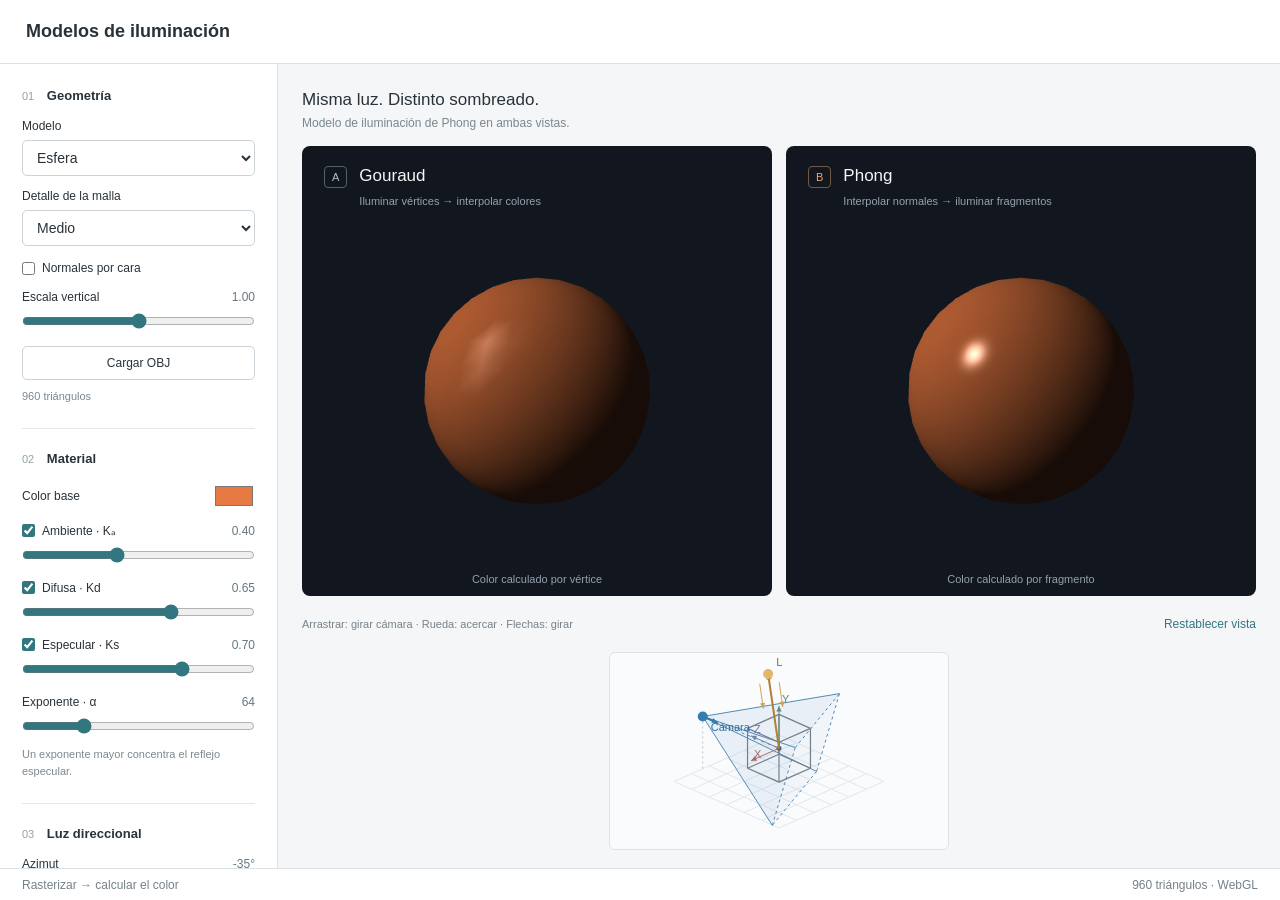
<file: tp10/index.html>
<!doctype html>
<html lang="es">
<head>
    <meta charset="utf-8">
    <meta name="viewport" content="width=device-width, initial-scale=1">
    <title>Modelos de iluminación</title>
    <link rel="icon" href="data:,">
    <link rel="stylesheet" href="style.css">
    <script defer src="algebra.js"></script>
    <script defer src="modelos.js"></script>
    <script defer src="ejercicio.js"></script>
    <script defer src="shaders.js"></script>
    <script defer src="visor.js"></script>
    <script defer src="minimapa.js"></script>
    <script defer src="app.js"></script>
</head>
<body>
    <header><h1>Modelos de iluminación</h1></header>
    <main>
        <aside aria-label="Controles de iluminación">
            <fieldset>
                <legend><span>01</span> Geometría</legend>
                <label for="modelo">Modelo</label>
                <select id="modelo"><option value="esfera">Esfera</option><option value="toro">Toro</option><option value="cubo">Cubo</option><option value="obj" hidden>OBJ cargado</option></select>
                <label for="detalle">Detalle de la malla</label>
                <select id="detalle"><option value="8">Bajo</option><option value="16" selected>Medio</option><option value="32">Alto</option></select>
                <label class="check"><input id="caras" type="checkbox"> Normales por cara</label>
                <label for="escalaY">Escala vertical <output for="escalaY" id="escalaY-valor"></output></label>
                <input id="escalaY" type="range" min="0.5" max="1.5" step="0.05" value="1">
                <label class="file-button" for="archivo">Cargar OBJ<input id="archivo" type="file" accept=".obj"></label>
                <p class="hint" id="modelo-info">Preparando la geometría…</p>
            </fieldset>
            <fieldset>
                <legend><span>02</span> Material</legend>
                <div class="color-row"><label for="color">Color base</label><input id="color" type="color" value="#e77942"></div>
                <label for="ka"><span><input id="usar-ambiente" type="checkbox" checked aria-label="Activar componente ambiente"> Ambiente · Kₐ</span><output id="ka-valor" for="ka"></output></label>
                <input id="ka" type="range" min="0" max="1" step="0.05" value="0.4">
                <label for="kd"><span><input id="usar-difusa" type="checkbox" checked aria-label="Activar componente difusa"> Difusa · Kd</span><output id="kd-valor" for="kd"></output></label>
                <input id="kd" type="range" min="0" max="1" step="0.05" value="0.65">
                <label for="ks"><span><input id="usar-especular" type="checkbox" checked aria-label="Activar componente especular"> Especular · Ks</span><output id="ks-valor" for="ks"></output></label>
                <input id="ks" type="range" min="0" max="1" step="0.05" value="0.7">
                <label for="brillo">Exponente · α <output id="brillo-valor" for="brillo"></output></label>
                <input id="brillo" type="range" min="1" max="256" step="1" value="64">
                <p class="hint">Un exponente mayor concentra el reflejo especular.</p>
            </fieldset>
            <fieldset>
                <legend><span>03</span> Luz direccional</legend>
                <label for="luzAzimut">Azimut <output id="luzAzimut-valor" for="luzAzimut"></output></label>
                <input id="luzAzimut" type="range" min="-180" max="180" value="-35">
                <label for="luzElevacion">Elevación <output id="luzElevacion-valor" for="luzElevacion"></output></label>
                <input id="luzElevacion" type="range" min="-85" max="85" value="40">
                <label for="intensidad">Intensidad · I <output id="intensidad-valor" for="intensidad"></output></label>
                <input id="intensidad" type="range" min="0" max="2" step="0.05" value="1">
                <label for="ambiente">Luz ambiente · Iₐ <output id="ambiente-valor" for="ambiente"></output></label>
                <input id="ambiente" type="range" min="0" max="1" step="0.05" value="0.25">
                <p class="hint">La luz permanece fija en el mundo al girar la cámara.</p>
            </fieldset>
            <button id="restablecer" type="button">Restablecer escena</button>
            <a class="docs" href="README.md">Consigna</a>
        </aside>
        <section class="laboratorio" aria-label="Comparación de sombreado">
            <div class="lab-heading"><div><h2>Misma luz. Distinto sombreado.</h2><p>Modelo de iluminación de Phong en ambas vistas.</p></div></div>
            <div class="vistas">
                <figure><figcaption><span class="view-index">A</span><div><h3>Gouraud</h3><p>Iluminar vértices → interpolar colores</p></div></figcaption><canvas id="gouraud" tabindex="0" aria-label="Sombreado de Gouraud. Arrastrar o usar las flechas para girar; rueda o signos más y menos para acercar."></canvas><span class="view-foot">Color calculado por vértice</span></figure>
                <figure><figcaption><span class="view-index accent">B</span><div><h3>Phong</h3><p>Interpolar normales → iluminar fragmentos</p></div></figcaption><canvas id="phong" tabindex="0" aria-label="Sombreado de Phong. Cámara sincronizada con Gouraud."></canvas><span class="view-foot">Color calculado por fragmento</span></figure>
            </div>
            <div class="help"><span>Arrastrar: girar cámara · Rueda: acercar · Flechas: girar</span><button type="button" id="vista-inicial">Restablecer vista</button></div>
            <section class="referencia" aria-label="Referencia de cámara y luz en el mundo">
                <canvas id="minimapa" role="img" aria-label="Vista del mundo: caja del objeto, cámara, frustum abreviado y dirección hacia la luz L."></canvas>
            </section>
            <p id="error" role="alert" hidden></p>
            <noscript>Activá JavaScript para usar el visor.</noscript>
        </section>
    </main>
    <footer><span>Rasterizar → calcular el color</span><span id="estado" role="status" aria-live="polite">Iniciando WebGL…</span></footer>
</body>
</html>
</file>
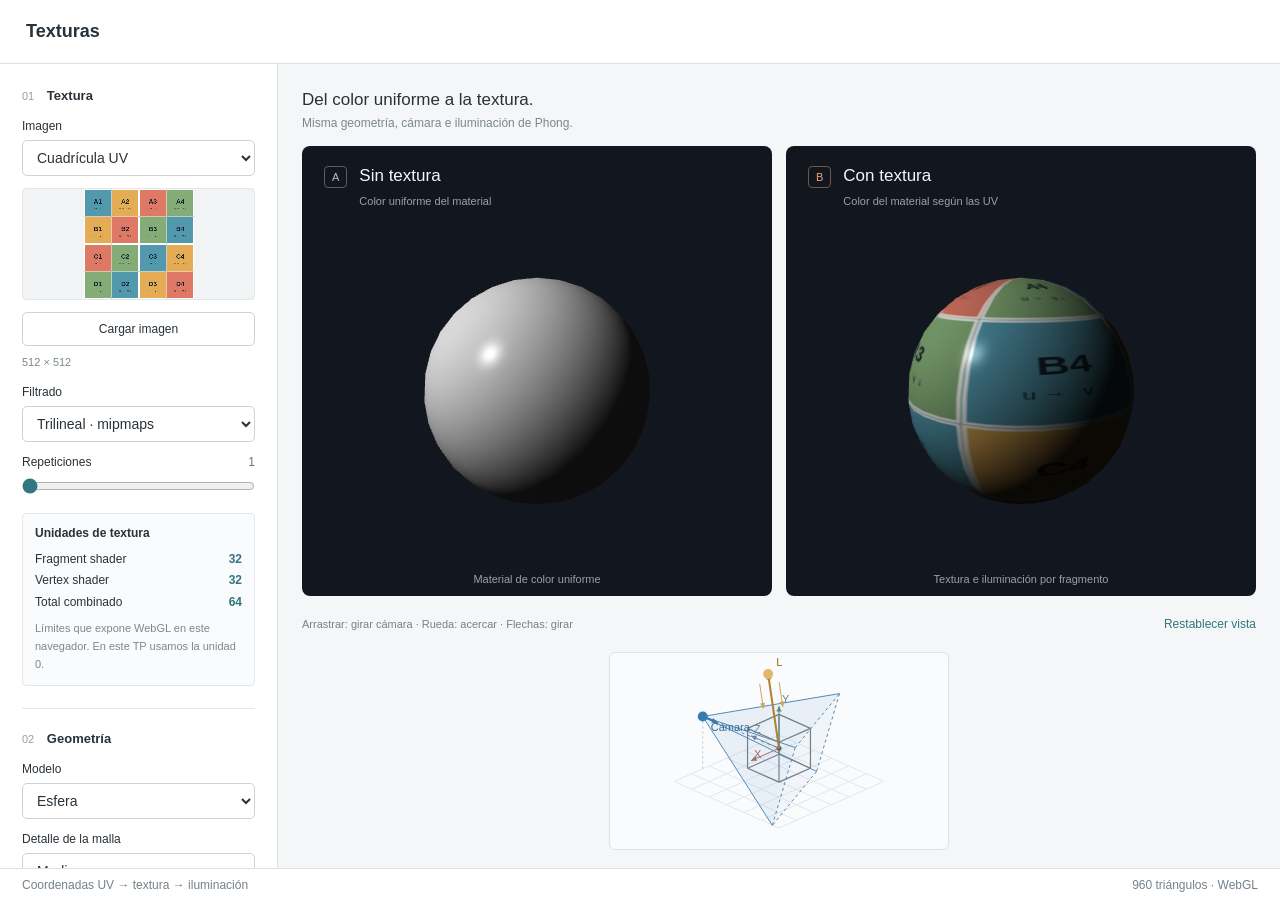
<file: tp11/index.html>
<!doctype html>
<html lang="es">
<head>
    <meta charset="utf-8">
    <meta name="viewport" content="width=device-width, initial-scale=1">
    <title>Texturas</title>
    <link rel="icon" href="data:,">
    <link rel="stylesheet" href="style.css">
    <script defer src="algebra.js"></script>
    <script defer src="modelos.js"></script>
    <script defer src="texturas.js"></script>
    <script defer src="ejercicio.js"></script>
    <script defer src="shaders.js"></script>
    <script defer src="visor.js"></script>
    <script defer src="minimapa.js"></script>
    <script defer src="app.js"></script>
</head>
<body>
    <header><h1>Texturas</h1></header>
    <main>
        <aside aria-label="Controles de texturas e iluminación">
            <fieldset>
                <legend><span>01</span> Textura</legend>
                <label for="textura">Imagen</label>
                <select id="textura"><option value="uv">Cuadrícula UV</option><option value="damero">Damero</option><option value="ladrillos">Ladrillos</option><option value="imagen" hidden>Imagen cargada</option></select>
                <canvas id="imagen-textura" width="512" height="512" role="img" aria-label="Vista previa de la imagen de textura"></canvas>
                <label class="file-button" for="archivo-textura">Cargar imagen<input id="archivo-textura" type="file" accept="image/png,image/jpeg,image/webp"></label>
                <p class="hint" id="textura-info">Preparando la textura…</p>
                <label for="filtro">Filtrado</label>
                <select id="filtro"><option value="nearest">Vecino más cercano</option><option value="lineal">Bilineal</option><option value="mipmap" selected>Trilineal · mipmaps</option></select>
                <label for="repeticiones">Repeticiones <output id="repeticiones-valor" for="repeticiones"></output></label>
                <input id="repeticiones" type="range" min="1" max="16" step="1" value="1">
                <div id="textura-unidades" class="texture-units" hidden>
                    <p>Unidades de textura</p>
                    <dl>
                        <div><dt>Fragment shader</dt><dd id="unidades-fragment"></dd></div>
                        <div><dt>Vertex shader</dt><dd id="unidades-vertex"></dd></div>
                        <div><dt>Total combinado</dt><dd id="unidades-combinadas"></dd></div>
                    </dl>
                    <p class="hint">Límites que expone WebGL en este navegador. En este TP usamos la unidad 0.</p>
                </div>
            </fieldset>
            <fieldset>
                <legend><span>02</span> Geometría</legend>
                <label for="modelo">Modelo</label>
                <select id="modelo"><option value="esfera">Esfera</option><option value="toro">Toro</option><option value="cubo">Cubo</option><option value="plano">Plano</option><option value="obj" hidden>OBJ cargado</option></select>
                <label for="detalle">Detalle de la malla</label>
                <select id="detalle"><option value="8">Bajo</option><option value="16" selected>Medio</option><option value="32">Alto</option></select>
                <label class="check"><input id="caras" type="checkbox"> Normales por cara</label>
                <label for="escalaY">Escala vertical <output for="escalaY" id="escalaY-valor"></output></label>
                <input id="escalaY" type="range" min="0.5" max="1.5" step="0.05" value="1">
                <label class="file-button" for="archivo">Cargar OBJ<input id="archivo" type="file" accept=".obj"></label>
                <p class="hint" id="modelo-info">Preparando la geometría…</p>
            </fieldset>
            <fieldset>
                <legend><span>03</span> Material</legend>
                <label for="ka"><span><input id="usar-ambiente" type="checkbox" checked aria-label="Activar componente ambiente"> Ambiente · Kₐ</span><output id="ka-valor" for="ka"></output></label>
                <input id="ka" type="range" min="0" max="1" step="0.05" value="0.2">
                <label for="kd"><span><input id="usar-difusa" type="checkbox" checked aria-label="Activar componente difusa"> Difusa · Kd</span><output id="kd-valor" for="kd"></output></label>
                <input id="kd" type="range" min="0" max="1" step="0.05" value="0.8">
                <label for="ks"><span><input id="usar-especular" type="checkbox" checked aria-label="Activar componente especular"> Especular · Ks</span><output id="ks-valor" for="ks"></output></label>
                <input id="ks" type="range" min="0" max="1" step="0.05" value="0.3">
                <label for="brillo">Exponente · α <output id="brillo-valor" for="brillo"></output></label>
                <input id="brillo" type="range" min="1" max="256" step="1" value="64">
                <p class="hint">Un exponente mayor concentra el reflejo especular.</p>
            </fieldset>
            <fieldset>
                <legend><span>04</span> Luz direccional</legend>
                <label for="luzAzimut">Azimut <output id="luzAzimut-valor" for="luzAzimut"></output></label>
                <input id="luzAzimut" type="range" min="-180" max="180" value="-35">
                <label for="luzElevacion">Elevación <output id="luzElevacion-valor" for="luzElevacion"></output></label>
                <input id="luzElevacion" type="range" min="-85" max="85" value="40">
                <label for="intensidad">Intensidad · I <output id="intensidad-valor" for="intensidad"></output></label>
                <input id="intensidad" type="range" min="0" max="2" step="0.05" value="1">
                <label for="ambiente">Luz ambiente · Iₐ <output id="ambiente-valor" for="ambiente"></output></label>
                <input id="ambiente" type="range" min="0" max="1" step="0.05" value="0.25">
                <p class="hint">La luz permanece fija en el mundo al girar la cámara.</p>
            </fieldset>
            <button id="restablecer" type="button">Restablecer escena</button>
            <a class="docs" href="README.md">Consigna</a>
        </aside>
        <section class="laboratorio" aria-label="Comparación con y sin textura">
            <div class="lab-heading"><div><h2>Del color uniforme a la textura.</h2><p>Misma geometría, cámara e iluminación de Phong.</p></div></div>
            <div class="vistas">
                <figure><figcaption><span class="view-index">A</span><div><h3>Sin textura</h3><p>Color uniforme del material</p></div></figcaption><canvas id="sin-textura" tabindex="0" aria-label="Objeto iluminado sin textura. Arrastrar o usar las flechas para girar; rueda o signos más y menos para acercar."></canvas><span class="view-foot">Material de color uniforme</span></figure>
                <figure><figcaption><span class="view-index accent">B</span><div><h3>Con textura</h3><p>Color del material según las UV</p></div></figcaption><canvas id="con-textura" tabindex="0" aria-label="Objeto iluminado con textura. Cámara sincronizada con la vista sin textura."></canvas><span class="view-foot">Textura e iluminación por fragmento</span></figure>
            </div>
            <div class="help"><span>Arrastrar: girar cámara · Rueda: acercar · Flechas: girar</span><button type="button" id="vista-inicial">Restablecer vista</button></div>
            <section class="referencia" aria-label="Referencia de cámara y luz en el mundo">
                <canvas id="minimapa" role="img" aria-label="Vista del mundo: caja del objeto, cámara, frustum abreviado y dirección hacia la luz L."></canvas>
            </section>
            <p id="error" role="alert" hidden></p>
            <noscript>Activá JavaScript para usar el visor.</noscript>
        </section>
    </main>
    <footer><span>Coordenadas UV → textura → iluminación</span><span id="estado" role="status" aria-live="polite">Iniciando WebGL…</span></footer>
</body>
</html>
</file>
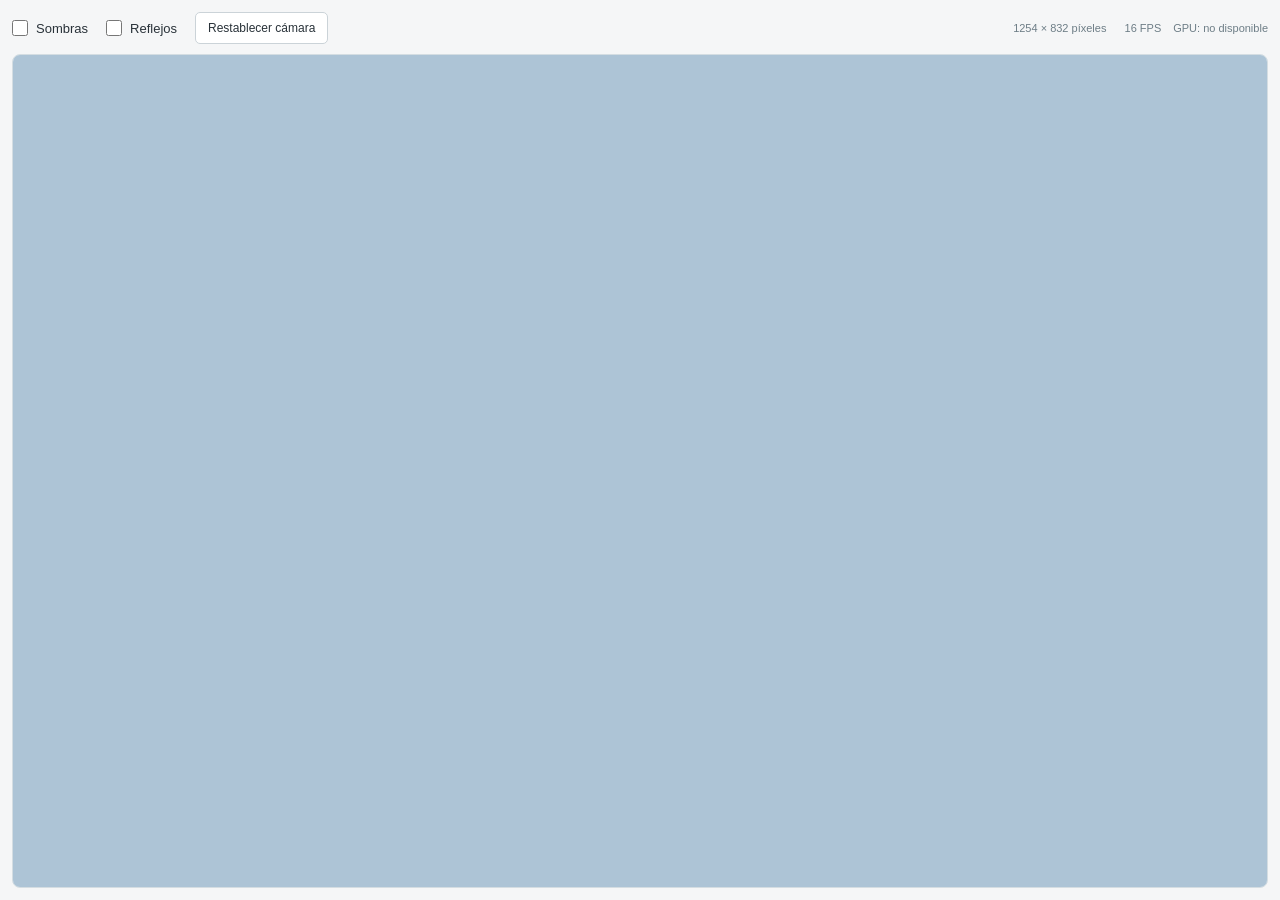
<file: tp12/index.html>
<!doctype html>
<html lang="es">
<head>
    <meta charset="utf-8">
    <meta name="viewport" content="width=device-width, initial-scale=1">
    <title>Ray tracing</title>
    <link rel="icon" href="data:,">
    <link rel="stylesheet" href="style.css">
    <script defer src="escena.js"></script>
    <script defer src="ejercicio.js"></script>
    <script defer src="visor.js"></script>
    <script defer src="app.js"></script>
</head>
<body>
    <main>
        <div class="controles" role="group" aria-label="Opciones y cámara">
            <label><input id="sombras" type="checkbox"> Sombras</label>
            <label><input id="reflejos" type="checkbox"> Reflejos</label>
            <button id="restablecer" type="button">Restablecer cámara</button>
            <span class="metricas">
                <span id="resolucion"></span>
                <span id="fps" title="Fotogramas por segundo; puede estar limitado por el refresco de pantalla.">— FPS</span>
                <span id="tiempo-gpu" title="Tiempo medio de GPU para dibujar la escena, en milisegundos por fotograma. Menos es mejor.">GPU — ms</span>
            </span>
        </div>
        <div class="visor">
            <canvas id="vista" tabindex="0" aria-label="Escena trazada por rayos: dos esferas y dos cubos sobre un plano damero. Arrastrar para girar la cámara; rueda para acercar."></canvas>
        </div>
        <p id="error" role="alert" hidden></p>
        <noscript>Activá JavaScript para usar el visor.</noscript>
    </main>
</body>
</html>
</file>
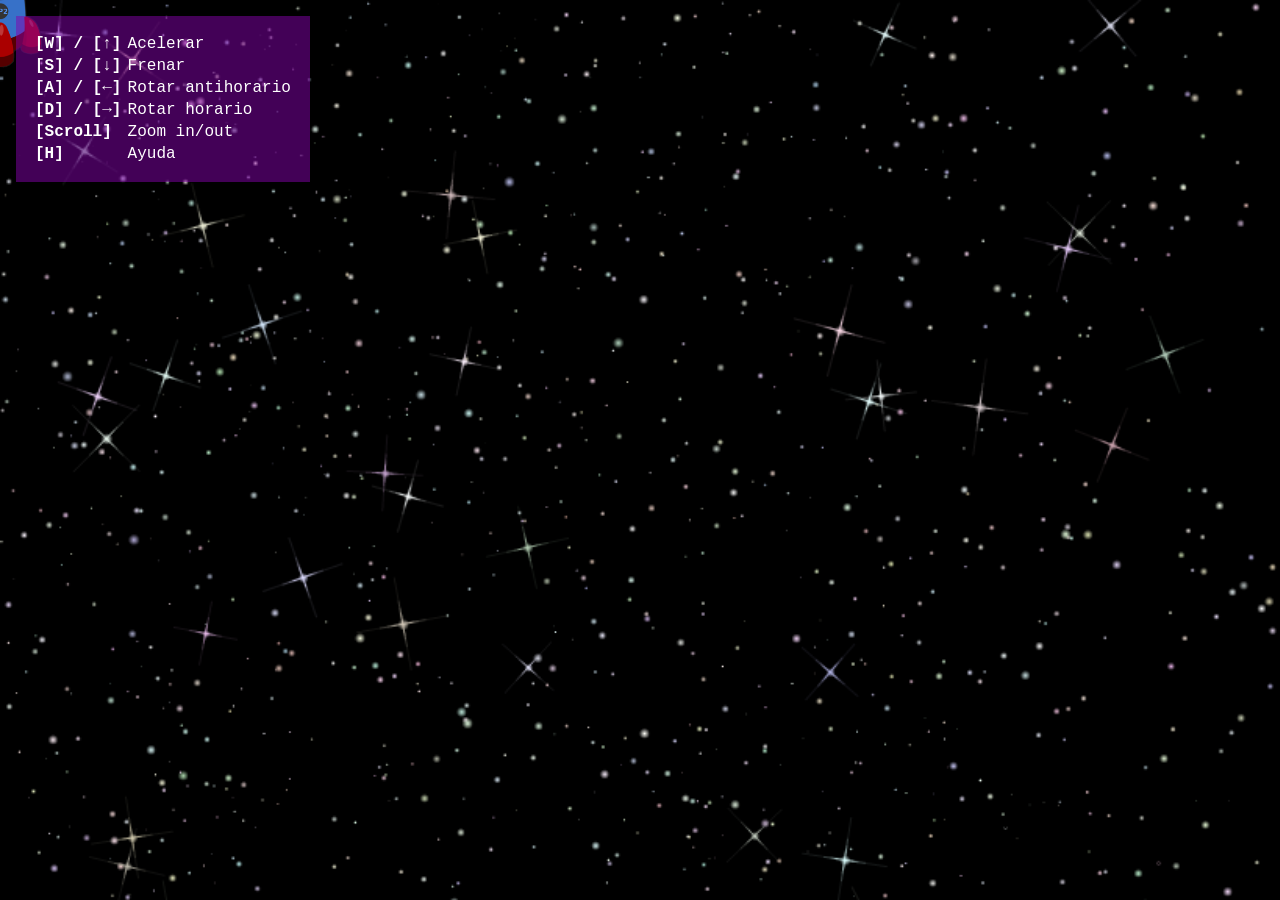
<file: tp2/index.html>
<doctype html>

<html>
	<head>
	<title>CG 2025 - TP2</title>

	<!-- Custom styles for this template -->
	<link href="style.css" rel="stylesheet">

	<!-- del proyecto -->
	<script type="text/javascript" id="includedscript" src="ejercicio.js"></script>
	<script type="text/javascript" id="includedscript" src="tp2.js"></script>

	</head>
	<body onMouseMove="MoveRocket()">

	<img id="propeller0" class="propeller" src="fire.gif"/>
	<img id="propeller1" class="propeller" src="fire.gif"/>
	<img id="propeller2" class="propeller" src="fire.gif"/>
	<img id="rocket" src="rocket.png"/>

	<div id="controls">
		<table>
			<tr><th>[W] / [↑]</th><td>Acelerar</td></tr>
			<tr><th>[S] / [↓]</th><td>Frenar</td></tr>
			<tr><th>[A] / [←]</th><td>Rotar antihorario</td></tr>
			<tr><th>[D] / [→]</th><td>Rotar horario</td></tr>
			<tr><th>[Scroll]</th><td>Zoom in/out</td></tr>
			<tr><th>[H]</th><td>Ayuda</td></tr>
		</table>
	</div>
	</body>
</html>
</file>
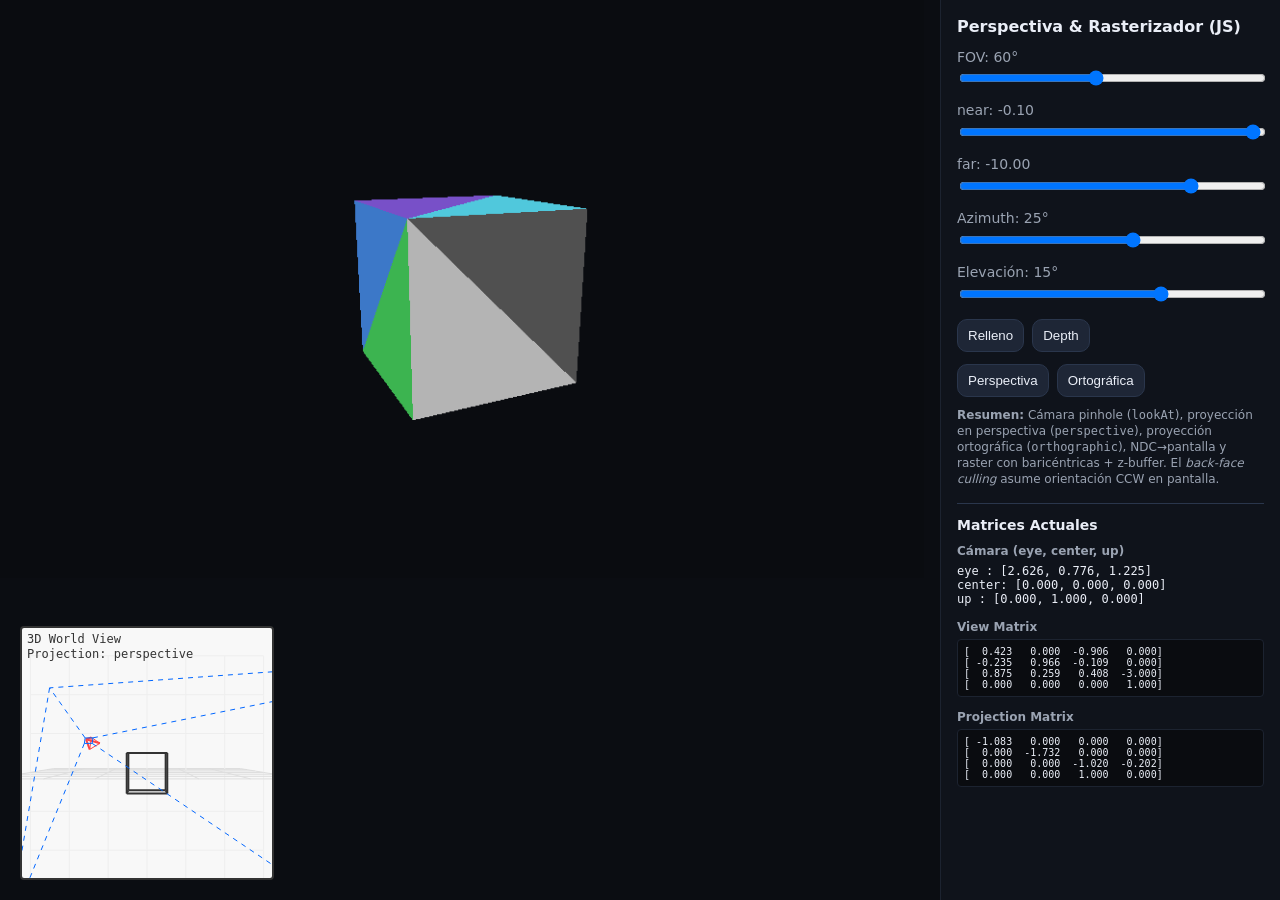
<file: tp3/index.html>
<!DOCTYPE html>
<html lang="es">

<head>
  <meta charset="utf-8" />
  <meta name="viewport" content="width=device-width, initial-scale=1" />
  <title>CG TP3 — Cámara en Perspectiva & Rasterizador Mínimo (JS)</title>
  <link rel="stylesheet" href="style.css" />
</head>

<body>
  <div class="wrap">
    <canvas id="cv" width="960" height="600" aria-label="Lienzo de render"></canvas>
    <div class="side">
      <h1>Perspectiva & Rasterizador (JS)</h1>
      <!-- Controles de Perspectiva -->
      <div>
        <div id="perspectiveControls">
          <label for="fov">FOV: <span id="fovValue">60°</span></label>
          <input id="fov" type="range" min="20" max="110" value="60" />
        </div>

        <div id="orthographicControls" style="display: none;">
          <label for="orthoLeft">Left: <span id="orthoLeftValue">2.0</span></label>
          <input id="orthoLeft" type="range" min="0.5" max="5.0" step="0.1" value="2.0" />

          <label for="orthoBottom">Bottom: <span id="orthoBottomValue">2.0</span></label>
          <input id="orthoBottom" type="range" min="0.5" max="5.0" step="0.1" value="2.0" />
        </div>

        <label for="near">near: <span id="nearValue">-0.10</span></label>
        <input id="near" type="range" min="-500" max="-1" value="-10" />

        <label for="far">far: <span id="farValue">-10.00</span></label>
        <input id="far" type="range" min="-4000" max="-100" value="-1000" />

        <label for="azimuth">Azimuth: <span id="azimuthValue">25°</span></label>
        <input id="azimuth" type="range" min="-180" max="180" value="25" />

        <label for="elevation">Elevación: <span id="elevationValue">15°</span></label>
        <input id="elevation" type="range" min="-45" max="45" value="15" />
      </div>

      <div style="margin-top:12px; display:flex; gap:8px; align-items:center">
        <button id="fillBtn" type="button" title="Relleno con z-buffer">Relleno</button>
        <button id="depthBtn" type="button" title="Visualización de profundidad">Depth</button>
      </div>

      <div style="margin-top:12px; display:flex; gap:8px; align-items:center">
        <button id="perspectiveBtn" type="button" title="Proyección en perspectiva">Perspectiva</button>
        <button id="orthographicBtn" type="button" title="Proyección ortográfica">Ortográfica</button>
      </div>

      <!-- Controles de Configuración -->
      <div class="note">
        <b>Resumen:</b> Cámara pinhole (<code>lookAt</code>), proyección en perspectiva
        (<code>perspective</code>), proyección ortográfica (<code>orthographic</code>), 
        NDC→pantalla y raster con baricéntricas + z-buffer. El <em>back-face culling</em> 
        asume orientación CCW en pantalla.
      </div>

      <div class="matrix-display">
        <h3>Matrices Actuales</h3>
        
        <div class="matrix-section">
          <h4>Cámara (eye, center, up)</h4>
          <div id="cameraParams" style="font-family: monospace; font-size: 12px; line-height: 1.2;"></div>
        </div>

        <div class="matrix-section">
          <h4>View Matrix</h4>
          <div id="viewMatrix" style="font-family: monospace; font-size: 11px; line-height: 1.1;"></div>
        </div>

        <div class="matrix-section">
          <h4>Projection Matrix</h4>
          <div id="projectionMatrix" style="font-family: monospace; font-size: 11px; line-height: 1.1;"></div>
        </div>
      </div>
    </div>
  </div>
  <!-- Cargar scripts -->
  <script src="ejercicio3.js"></script>
  <script src="tp3.js"></script>
  <script src="world-view.js"></script>
</body>
</html>
</file>
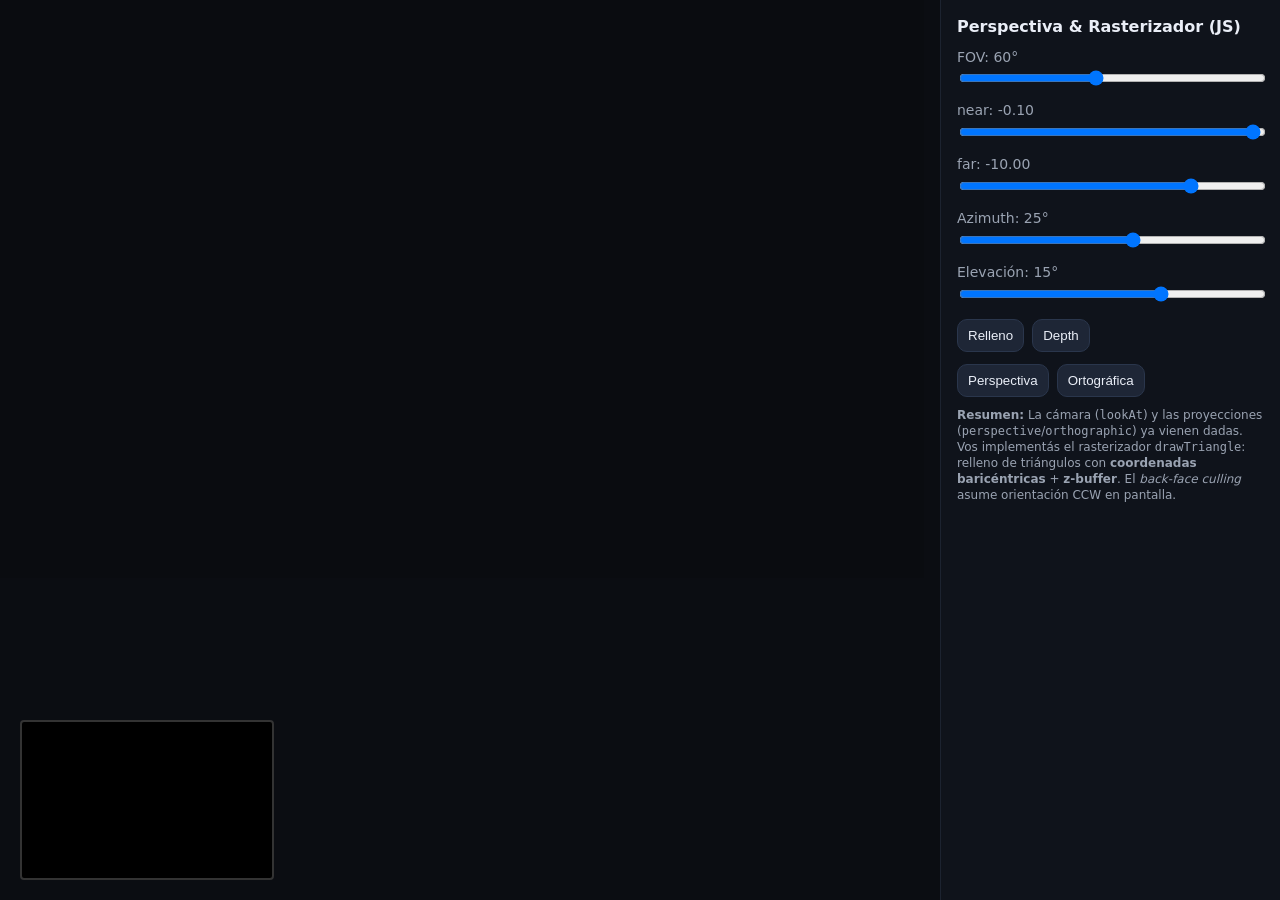
<file: tp4/index.html>
<!DOCTYPE html>
<html lang="es">

<head>
  <meta charset="utf-8" />
  <meta name="viewport" content="width=device-width, initial-scale=1" />
  <title>CG TP4 — Rasterización de Triángulos con Baricéntricas (JS)</title>
  <link rel="stylesheet" href="style.css" />
</head>

<body>
  <div class="wrap">
    <canvas id="cv" width="960" height="600" aria-label="Lienzo de render"></canvas>
    <div class="side">
      <h1>Perspectiva & Rasterizador (JS)</h1>
      <!-- Controles de Perspectiva -->
      <div>
        <div id="perspectiveControls">
          <label for="fov">FOV: <span id="fovValue">60°</span></label>
          <input id="fov" type="range" min="20" max="110" value="60" />
        </div>

        <div id="orthographicControls" style="display: none;">
          <label for="orthoLeft">Left: <span id="orthoLeftValue">2.0</span></label>
          <input id="orthoLeft" type="range" min="0.5" max="5.0" step="0.1" value="2.0" />

          <label for="orthoBottom">Bottom: <span id="orthoBottomValue">2.0</span></label>
          <input id="orthoBottom" type="range" min="0.5" max="5.0" step="0.1" value="2.0" />
        </div>

        <label for="near">near: <span id="nearValue">-0.10</span></label>
        <input id="near" type="range" min="-500" max="-1" value="-10" />

        <label for="far">far: <span id="farValue">-10.00</span></label>
        <input id="far" type="range" min="-4000" max="-100" value="-1000" />

        <label for="azimuth">Azimuth: <span id="azimuthValue">25°</span></label>
        <input id="azimuth" type="range" min="-180" max="180" value="25" />

        <label for="elevation">Elevación: <span id="elevationValue">15°</span></label>
        <input id="elevation" type="range" min="-45" max="45" value="15" />
      </div>

      <div style="margin-top:12px; display:flex; gap:8px; align-items:center">
        <button id="fillBtn" type="button" title="Relleno con z-buffer">Relleno</button>
        <button id="depthBtn" type="button" title="Visualización de profundidad">Depth</button>
      </div>

      <div style="margin-top:12px; display:flex; gap:8px; align-items:center">
        <button id="perspectiveBtn" type="button" title="Proyección en perspectiva">Perspectiva</button>
        <button id="orthographicBtn" type="button" title="Proyección ortográfica">Ortográfica</button>
      </div>

      <!-- Controles de Configuración -->
      <div class="note">
        <b>Resumen:</b> La cámara (<code>lookAt</code>) y las proyecciones
        (<code>perspective</code>/<code>orthographic</code>) ya vienen dadas. Vos
        implementás el rasterizador <code>drawTriangle</code>: relleno de
        triángulos con <b>coordenadas baricéntricas</b> + <b>z-buffer</b>. El
        <em>back-face culling</em> asume orientación CCW en pantalla.
      </div>
    </div>
  </div>
  <!-- Cargar scripts -->
  <script src="ejercicio4.js"></script>
  <script src="tp4.js"></script>
  <script src="zbuffer-view.js"></script>
</body>
</html>
</file>
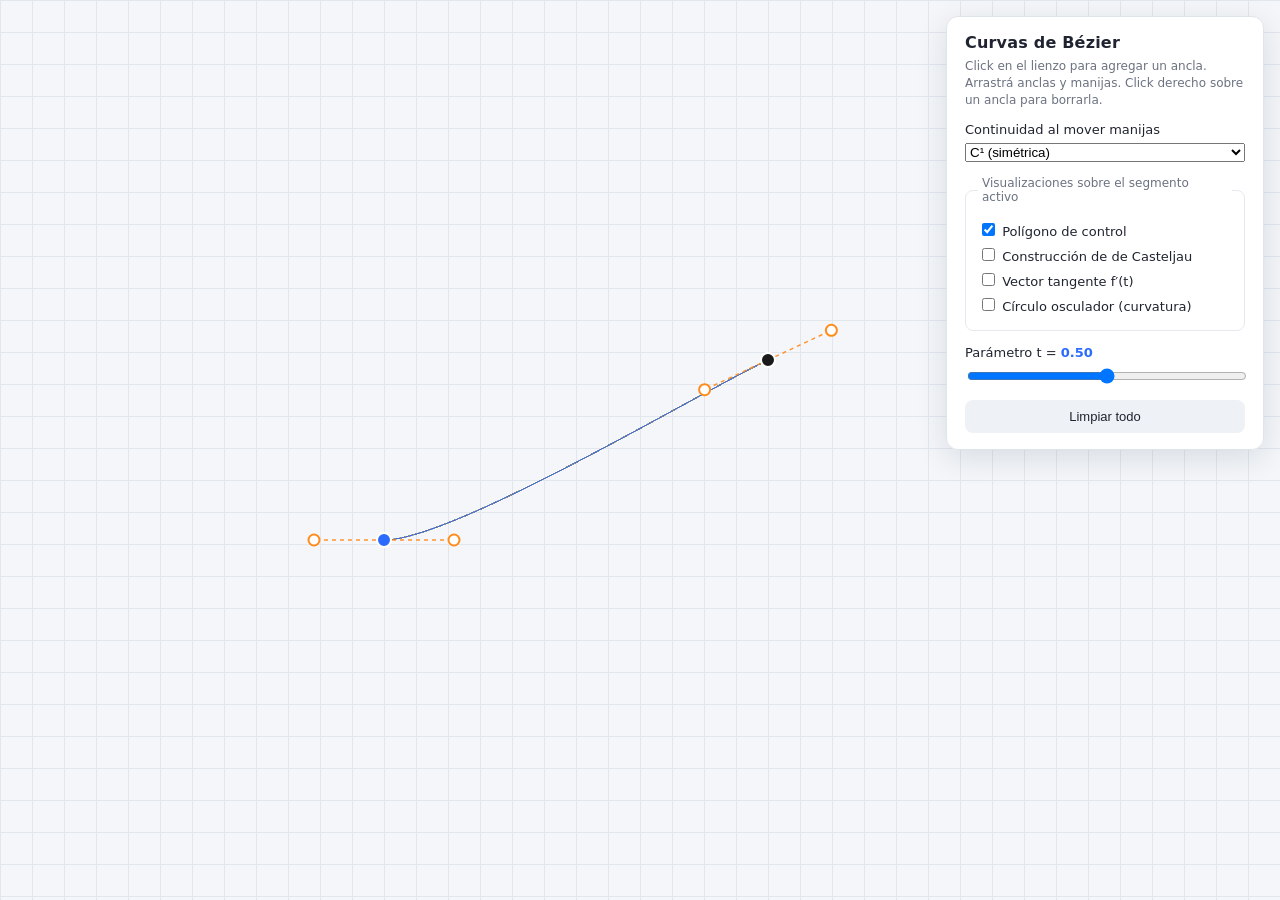
<file: tp6/index.html>
<!doctype html>
<html lang="es">
<head>
	<meta charset="utf-8">
	<title>CG 2026 - TP6 - Editor de curvas de Bézier</title>
	<link href="style.css" rel="stylesheet">

	<!-- Framework (ya resuelto): pipeline WebGL e interacción -->
	<script type="text/javascript" src="render.js"></script>
	<script type="text/javascript" src="editor.js"></script>

	<!-- Archivo del alumno: acá van los [TODO] del mundo curvas -->
	<script type="text/javascript" src="ejercicio.js"></script>
</head>
<body>
	<!-- La curva suave se dibuja con WebGL -->
	<canvas id="canvas"></canvas>

	<!-- Todo lo interactivo y didáctico se dibuja como overlay SVG -->
	<svg id="overlay">
		<g id="g-polygon"></g>      <!-- polígono de control (handles) -->
		<g id="g-casteljau"></g>    <!-- construcción de de Casteljau -->
		<g id="g-tangent"></g>      <!-- vector tangente f'(t) -->
		<g id="g-osculating"></g>   <!-- círculo osculador (curvatura) -->
		<g id="g-handles"></g>      <!-- puntos: handles -->
		<g id="g-anchors"></g>      <!-- puntos: anclas -->
	</svg>

	<!-- Panel de control -->
	<div id="panel">
		<h1>Curvas de Bézier</h1>
		<p class="hint">Click en el lienzo para agregar un ancla. Arrastrá anclas y
		manijas. Click derecho sobre un ancla para borrarla.</p>

		<label class="row">
			<span>Continuidad al mover manijas</span>
			<select id="continuity">
				<option value="none">C⁰ (independiente)</option>
				<option value="C1" selected>C¹ (simétrica)</option>
				<option value="G1">G¹ (misma dirección)</option>
			</select>
		</label>

		<fieldset>
			<legend>Visualizaciones sobre el segmento activo</legend>
			<label><input type="checkbox" id="showPolygon" checked> Polígono de control</label>
			<label><input type="checkbox" id="showCasteljau"> Construcción de de Casteljau</label>
			<label><input type="checkbox" id="showTangent"> Vector tangente f′(t)</label>
			<label><input type="checkbox" id="showOsculating"> Círculo osculador (curvatura)</label>
		</fieldset>

		<label class="row slider">
			<span>Parámetro t = <b id="tval">0.50</b></span>
			<input type="range" id="tparam" min="0" max="1" step="0.01" value="0.5">
		</label>

		<button id="clear">Limpiar todo</button>
	</div>
</body>
</html>
</file>
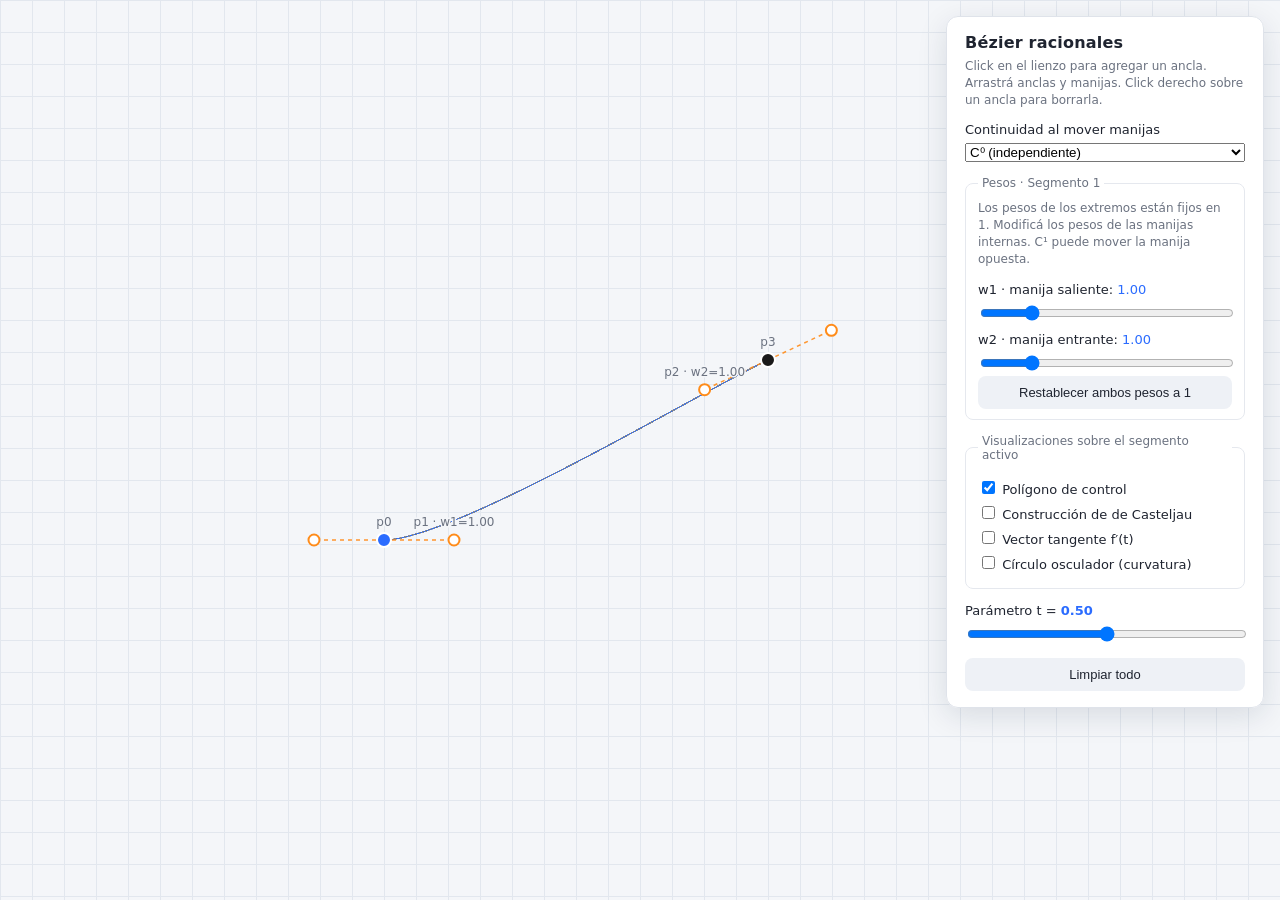
<file: tp7/index.html>
<!doctype html>
<html lang="es">
<head>
	<meta charset="utf-8">
	<title>CG 2026 - TP7 - Curvas de Bézier racionales</title>
	<link href="style.css" rel="stylesheet">

	<!-- Framework (ya resuelto): pipeline WebGL e interacción -->
	<script type="text/javascript" src="render.js"></script>
	<script type="text/javascript" src="editor.js"></script>

	<!-- Archivo del alumno: acá van los [TODO] del mundo curvas -->
	<script type="text/javascript" src="ejercicio.js"></script>
</head>
<body>
	<!-- La curva suave se dibuja con WebGL -->
	<canvas id="canvas"></canvas>

	<!-- Todo lo interactivo y didáctico se dibuja como overlay SVG -->
	<svg id="overlay">
		<g id="g-polygon"></g>      <!-- polígono de control (handles) -->
		<g id="g-casteljau"></g>    <!-- construcción de de Casteljau -->
		<g id="g-tangent"></g>      <!-- vector tangente f'(t) -->
		<g id="g-osculating"></g>   <!-- círculo osculador (curvatura) -->
		<g id="g-handles"></g>      <!-- puntos: handles -->
		<g id="g-labels"></g>
		<g id="g-anchors"></g>      <!-- puntos: anclas -->
	</svg>

	<!-- Panel de control -->
	<div id="panel">
		<h1>Bézier racionales</h1>
		<p class="hint">Click en el lienzo para agregar un ancla. Arrastrá anclas y
		manijas. Click derecho sobre un ancla para borrarla.</p>

		<label class="row">
			<span>Continuidad al mover manijas</span>
			<select id="continuity">
				<option value="none" selected>C⁰ (independiente)</option>
				<option value="C1">C¹ (tangentes iguales)</option>
				<option value="G1">G¹ (misma dirección)</option>
			</select>
		</label>

		<fieldset id="weightsPanel">
			<legend>Pesos · <span id="segmentLabel">Segmento 1</span></legend>
			<p class="hint">Los pesos de los extremos están fijos en 1. Modificá los pesos
			de las manijas internas. C¹ puede mover la manija opuesta.</p>
			<label for="weight1">w1 · manija saliente: <output id="weightValue1" for="weight1">1.00</output></label>
			<input id="weight1" type="range" min="0.1" max="5" step="0.05" value="1">
			<label for="weight2">w2 · manija entrante: <output id="weightValue2" for="weight2">1.00</output></label>
			<input id="weight2" type="range" min="0.1" max="5" step="0.05" value="1">
			<button id="resetWeights" type="button">Restablecer ambos pesos a 1</button>
		</fieldset>

		<fieldset>
			<legend>Visualizaciones sobre el segmento activo</legend>
			<label><input type="checkbox" id="showPolygon" checked> Polígono de control</label>
			<label><input type="checkbox" id="showCasteljau"> Construcción de de Casteljau</label>
			<label><input type="checkbox" id="showTangent"> Vector tangente f′(t)</label>
			<label><input type="checkbox" id="showOsculating"> Círculo osculador (curvatura)</label>
		</fieldset>

		<label class="row slider">
			<span>Parámetro t = <b id="tval">0.50</b></span>
			<input type="range" id="tparam" min="0" max="1" step="0.01" value="0.5">
		</label>

		<button id="clear">Limpiar todo</button>
	</div>
</body>
</html>
</file>
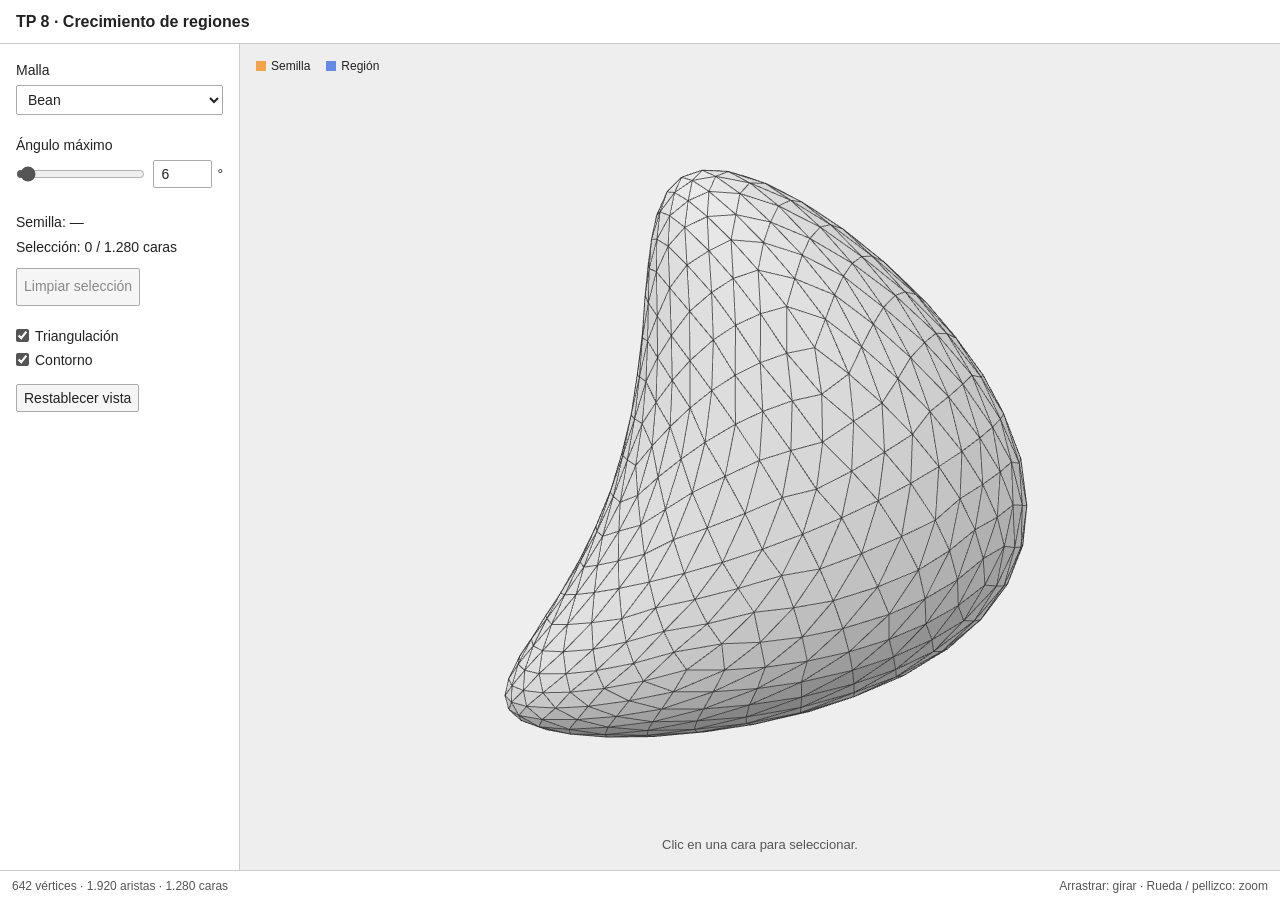
<file: tp8/index.html>
<!DOCTYPE html>
<html lang="es">
<head>
    <meta charset="UTF-8">
    <meta name="viewport" content="width=device-width, initial-scale=1.0">
    <title>TP 8 · Crecimiento de regiones</title>
    <link rel="icon" href="data:,">
    <link rel="stylesheet" href="style.css">
    <!-- Dependencias locales: se puede abrir este HTML sin servidor ni internet. -->
    <script defer src="vendor/three.min.js"></script>
    <script defer src="vendor/OrbitControls.js"></script>
    <script defer src="halfedge.js"></script>
    <script defer src="assets/head.js"></script>
    <script defer src="models.js"></script>
    <script defer src="ejercicio.js"></script>
    <script defer src="viewer.js"></script>
    <script defer src="app.js"></script>
</head>
<body>
    <header><h1>TP 8 · Crecimiento de regiones</h1></header>

    <main class="workspace">
        <aside class="sidebar" aria-label="Controles">
            <div class="control">
                <label for="model">Malla</label>
                <select id="model">
                    <option value="bean">Bean</option>
                    <option value="head">Rostro</option>
                    <option value="cube">Cubo triangulado</option>
                    <option value="folded">Lámina plegada</option>
                </select>
            </div>

            <div class="control">
                <label for="angle" title="Ángulo máximo entre las normales de dos caras vecinas">Ángulo máximo</label>
                <div class="angle-control">
                    <input id="angle" type="range" min="0" max="180" step="1" value="6">
                    <input id="angle-value" type="number" min="0" max="180" step="1" value="6" aria-label="Ángulo máximo en grados"><span>°</span>
                </div>
            </div>

            <div class="selection">
                <p>Semilla: <span id="seed-label">—</span></p>
                <p>Selección: <span id="selected-count">0</span> / <span id="total-count">0</span> caras</p>
                <button id="clear-selection" type="button" disabled>Limpiar selección</button>
                <p id="selection-status" class="sr-only" role="status"></p>
            </div>

            <div class="display-options">
                <label><input id="show-edges" type="checkbox" checked> Triangulación</label>
                <label><input id="show-boundary" type="checkbox" checked> Contorno</label>
            </div>
            <button id="reset-camera" type="button">Restablecer vista</button>

            <p id="error-message" class="error" role="alert" hidden></p>
        </aside>

        <section id="viewport" class="viewport" aria-label="Visor de la malla">
            <div class="legend" aria-label="Referencias de color">
                <span><i class="swatch seed-swatch"></i> Semilla</span>
                <span><i class="swatch region-swatch"></i> Región</span>
            </div>
            <span id="hover-label"></span>
            <p id="empty-hint">Clic en una cara para seleccionar.</p>
            <noscript><p class="error">Activá JavaScript para usar el visor.</p></noscript>
        </section>
    </main>

    <footer><span id="mesh-stats"></span><span>Arrastrar: girar · Rueda / pellizco: zoom</span></footer>
</body>
</html>
</file>
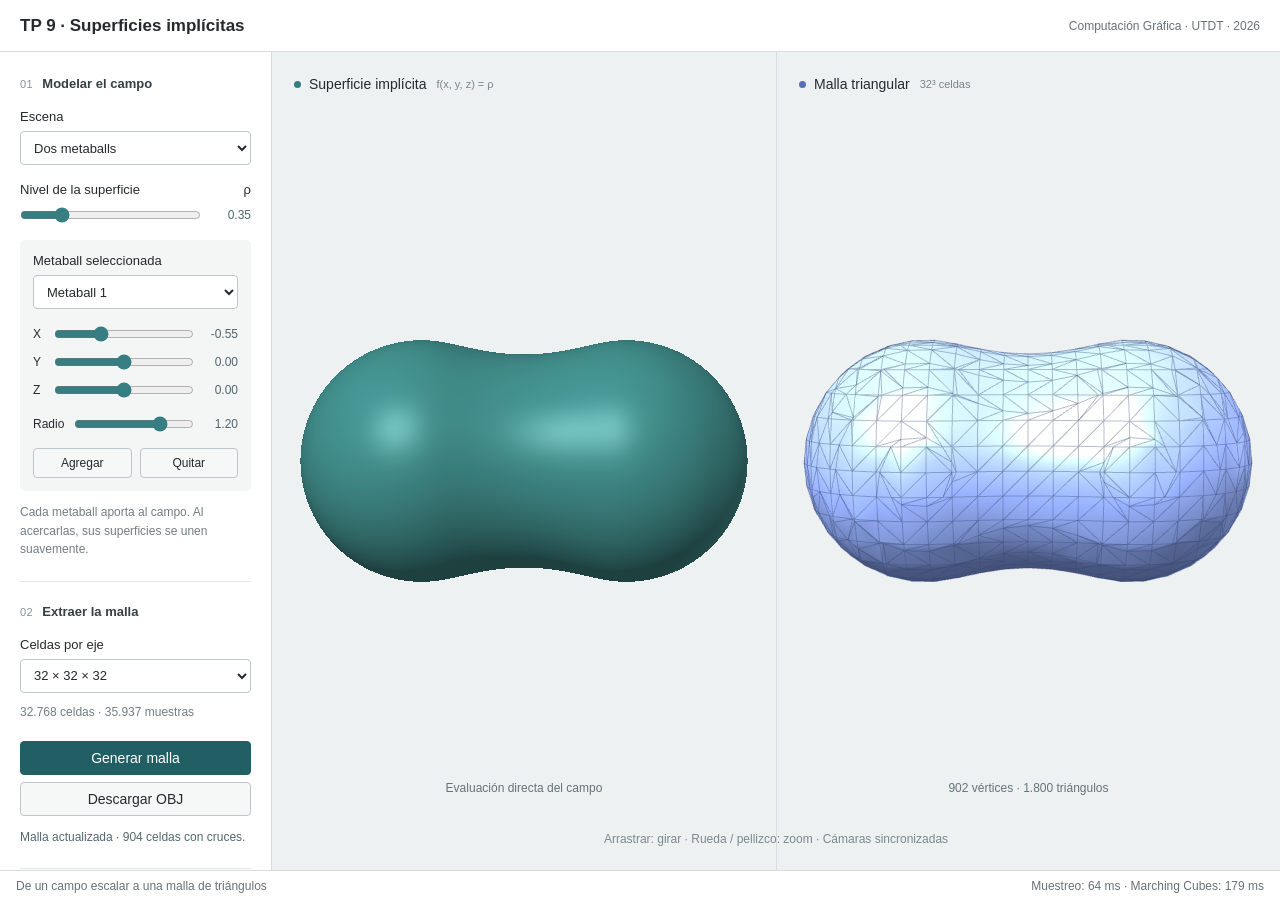
<file: tp9/index.html>
<!DOCTYPE html>
<html lang="es">
<head>
    <meta charset="UTF-8">
    <meta name="viewport" content="width=device-width, initial-scale=1.0">
    <title>TP 9 · Superficies implícitas</title>
    <link rel="icon" href="data:,">
    <link rel="stylesheet" href="style.css">
    <!-- Todo es local: abrir sin servidor ni conexión a internet. -->
    <script defer src="vendor/three.min.js"></script>
    <script defer src="vendor/OrbitControls.js"></script>
    <script defer src="tablas.js"></script>
    <script defer src="campo.js"></script>
    <script defer src="malla.js"></script>
    <script defer src="ejercicio.js"></script>
    <script defer src="viewer.js"></script>
    <script defer src="app.js"></script>
</head>
<body>
    <header>
        <h1>TP 9 · Superficies implícitas</h1>
        <span>Computación Gráfica · UTDT · 2026</span>
    </header>
    <main class="workspace">
        <aside class="sidebar" aria-label="Controles de la superficie">
            <fieldset id="editor">
                <legend>01 <span>Modelar el campo</span></legend>
                <label class="control" for="scene">Escena
                    <select id="scene">
                        <option value="pareja">Dos metaballs</option>
                        <option value="esfera">Una esfera</option>
                        <option value="racimo">Racimo</option>
                        <option value="anillo">Anillo</option>
                    </select>
                </label>
                <div class="control">
                    <label for="level">Nivel de la superficie <span>ρ</span></label>
                    <div class="slider-row">
                        <input id="level" type="range" min="0.05" max="1.5" step="0.01" value="0.35">
                        <output id="level-value" for="level">0.35</output>
                    </div>
                </div>
                <div class="ball-editor">
                    <label class="control" for="ball">Metaball seleccionada
                        <select id="ball"></select>
                    </label>
                    <div class="axis-row"><label for="x">X</label><input id="x" type="range" min="-1.5" max="1.5" step="0.05"><output id="x-value" for="x"></output></div>
                    <div class="axis-row"><label for="y">Y</label><input id="y" type="range" min="-1.5" max="1.5" step="0.05"><output id="y-value" for="y"></output></div>
                    <div class="axis-row"><label for="z">Z</label><input id="z" type="range" min="-1.5" max="1.5" step="0.05"><output id="z-value" for="z"></output></div>
                    <div class="axis-row radius-row"><label for="radius">Radio</label><input id="radius" type="range" min="0.3" max="1.5" step="0.05"><output id="radius-value" for="radius"></output></div>
                    <div class="button-row"><button id="add-ball" type="button">Agregar</button><button id="remove-ball" type="button">Quitar</button></div>
                </div>
                <p class="hint">Cada metaball aporta al campo. Al acercarlas, sus superficies se unen suavemente.</p>
            </fieldset>
            <fieldset id="extraction">
                <legend>02 <span>Extraer la malla</span></legend>
                <label class="control" for="resolution">Celdas por eje
                    <select id="resolution">
                        <option value="12">12 × 12 × 12</option>
                        <option value="20">20 × 20 × 20</option>
                        <option value="32" selected>32 × 32 × 32</option>
                        <option value="48">48 × 48 × 48</option>
                        <option value="64">64 × 64 × 64</option>
                    </select>
                </label>
                <p id="grid-info" class="hint"></p>
                <button id="generate" class="primary" type="button">Generar malla</button>
                <button id="download" type="button" disabled>Descargar OBJ</button>
                <p id="status" role="status" aria-live="polite">Preparando la superficie…</p>
                <p id="error-message" class="error" role="alert" hidden></p>
            </fieldset>
            <fieldset class="display-options">
                <legend>Vista</legend>
                <label><input id="wireframe" type="checkbox" checked> Triangulación</label>
                <label><input id="flat" type="checkbox"> Caras planas</label>
                <label><input id="box" type="checkbox"> Dominio de muestreo</label>
                <button id="reset-camera" type="button">Restablecer vista</button>
            </fieldset>
        </aside>
        <section class="comparison" id="viewports" aria-label="Comparación de representaciones">
            <div class="view" id="implicit-view" tabindex="0" aria-label="Superficie implícita. Arrastrar para girar, rueda para acercar; flechas para girar y signos más o menos para zoom.">
                <div class="view-title"><span class="dot implicit-dot"></span><h2>Superficie implícita</h2><span class="tag">f(x, y, z) = ρ</span></div>
                <p class="view-note">Evaluación directa del campo</p>
            </div>
            <div class="view" id="mesh-view" tabindex="0" aria-label="Malla de Marching Cubes. Comparte la cámara con la superficie implícita.">
                <div class="view-title"><span class="dot mesh-dot"></span><h2>Malla triangular</h2><span id="mesh-badge" class="tag">Marching Cubes</span></div>
                <p id="mesh-empty" class="empty-message">Generá una malla para comparar las dos representaciones.</p>
                <p id="mesh-info" class="view-note">Marching Cubes</p>
            </div>
            <div class="comparison-help">Arrastrar: girar · Rueda / pellizco: zoom · Cámaras sincronizadas</div>
            <noscript><p class="error">Activá JavaScript para usar el visor.</p></noscript>
        </section>
    </main>
    <footer><span>De un campo escalar a una malla de triángulos</span><span id="timing"></span></footer>
</body>
</html>
</file>
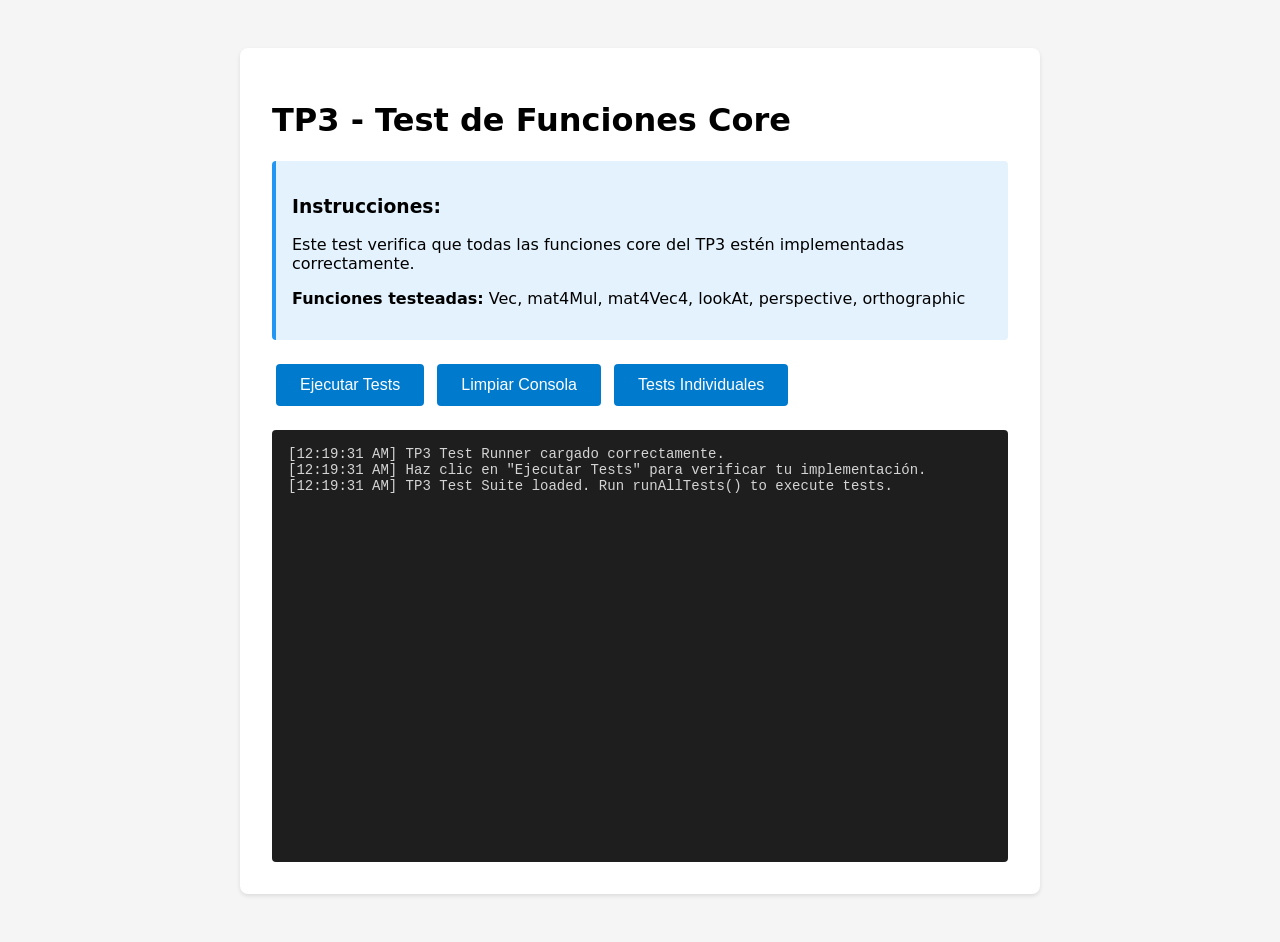
<file: tp3/test.html>
<!DOCTYPE html>
<html lang="es">
<head>
  <meta charset="utf-8" />
  <meta name="viewport" content="width=device-width, initial-scale=1" />
  <title>TP3 - Test Suite</title>
  <style>
    body {
      font-family: system-ui, -apple-system, sans-serif;
      max-width: 800px;
      margin: 2rem auto;
      padding: 1rem;
      background: #f5f5f5;
    }
    .container {
      background: white;
      padding: 2rem;
      border-radius: 8px;
      box-shadow: 0 2px 4px rgba(0,0,0,0.1);
    }
    button {
      background: #007acc;
      color: white;
      border: none;
      padding: 12px 24px;
      font-size: 16px;
      border-radius: 4px;
      cursor: pointer;
      margin: 8px 4px;
    }
    button:hover { background: #005a9e; }
    #console {
      background: #1e1e1e;
      color: #d4d4d4;
      font-family: 'Consolas', 'Monaco', monospace;
      padding: 1rem;
      border-radius: 4px;
      margin-top: 1rem;
      height: 400px;
      overflow-y: auto;
      white-space: pre-wrap;
      font-size: 14px;
    }
    .info {
      background: #e3f2fd;
      padding: 1rem;
      border-radius: 4px;
      margin-bottom: 1rem;
      border-left: 4px solid #2196f3;
    }
  </style>
</head>
<body>
  <div class="container">
    <h1>TP3 - Test de Funciones Core</h1>
    
    <div class="info">
      <h3>Instrucciones:</h3>
      <p>Este test verifica que todas las funciones core del TP3 estén implementadas correctamente.</p>
      <p><strong>Funciones testeadas:</strong> Vec, mat4Mul, mat4Vec4, lookAt, perspective, orthographic</p>
    </div>

    <button onclick="runTests()">Ejecutar Tests</button>
    <button onclick="clearConsole()">Limpiar Consola</button>
    <button onclick="runIndividualTests()">Tests Individuales</button>

    <div id="inputSection" style="display: none; margin-top: 1rem;">
      <label for="testInput" style="display: block; margin-bottom: 0.5rem; font-weight: bold;">
        💻 Ejecutar Test o Función:
      </label>
      <div style="display: flex; gap: 8px;">
        <input 
          type="text" 
          id="testInput" 
          placeholder="Ej: testVecAdd() o Vec.add([1,2,3], [4,5,6])"
          style="flex: 1; padding: 8px; border: 1px solid #ccc; border-radius: 4px; font-family: monospace;"
          onkeypress="if(event.key==='Enter') executeUserInput()"
        />
        <button onclick="executeUserInput()" style="padding: 8px 16px;">▶️ Ejecutar</button>
      </div>
    </div>

    <div id="console"></div>
  </div>

  <!-- Cargar scripts de implementación -->
  <script src="ejercicio3.js"></script>
  
  <!-- Cargar test suite -->
  <script src="test-ejercicio3.js"></script>

  <script>
    const consoleDiv = document.getElementById('console');
    const originalConsole = { ...console };
    
    function createCustomConsole() {
      ['log', 'error', 'warn', 'info'].forEach(method => {
        console[method] = function(...args) {
          const timestamp = new Date().toLocaleTimeString();
          const message = args.map(arg => 
            typeof arg === 'object' ? JSON.stringify(arg) : String(arg)
          ).join(' ');
          
          const color = method === 'error' ? '#ff6b6b' : 
                       method === 'warn' ? '#ffa726' : '#d4d4d4';
          
          consoleDiv.innerHTML += `<span style="color: ${color}">[${timestamp}] ${message}</span>\n`;
          consoleDiv.scrollTop = consoleDiv.scrollHeight;
          
          originalConsole[method](...args);
        };
      });
    }

    function runTests() {
      clearConsole();
      console.log('Iniciando tests del TP3...\n');

      // Verificar si los archivos principales están cargados
      if (typeof Vec === 'undefined' && typeof mat4Mul === 'undefined') {
        console.error('❌ No hay funciones en ejercicio3.js');
        return;
      }
      
      console.log('✅ Archivo ejercicio3.js cargado correctamente');
      console.log('🧪 Ejecutando tests para funciones implementadas...\n');
      
      runAllTests();
    }
    
    function runIndividualTests() {
      clearConsole();
      console.log('Ahora puedes escribir el nombre de cualquier test en esta consola:');
      console.log('');
      console.log('Tests disponibles:');
      console.log('Cámara: testSetupCamera, testLookAt');
      console.log('Proyecciones: testOrthographic, testProjective, testPerspective, testNdcToScreen');
      console.log('Integración: testIntegration');
      console.log('');
      console.log('Ejemplos de uso:');
      console.log('Para probar la cámara: testLookAt()');
      console.log('Para probar proyección: testPerspective()');
      console.log('');
      console.log('También puedes probar funciones individuales:');
      console.log(' lookAt([0,0,5], [0,0,0], [0,1,0])');
      console.log(' orthographic(-1, 1, -1, 1, -1, -10)');
      console.log(' perspective(-1, 1, -1, 1, -1, -10)');

      // Hacer funciones de test globalmente accesibles
      window.testLookAt = testLookAt;
      window.testSetupCamera = testSetupCamera;
      window.testOrthographic = testOrthographic;
      window.testProjective = testProjective;
      window.testPerspective = testPerspective;
      window.testNdcToScreen = testNdcToScreen;
      window.testIntegration = testIntegration;

      // Exponer algunas matrices de utilidad para pruebas
      window.identity = [1,0,0,0, 0,1,0,0, 0,0,1,0, 0,0,0,1];
      window.scale2 = [2,0,0,0, 0,2,0,0, 0,0,2,0, 0,0,0,1];
      window.translate = [1,0,0,0, 0,1,0,0, 0,0,1,0, 5,6,7,1];
      
      console.log('¡Usa el campo de entrada de arriba!');

      // Mostrar la sección de entrada
      document.getElementById('inputSection').style.display = 'block';
      document.getElementById('testInput').focus();
    }
    
    function executeUserInput() {
      const input = document.getElementById('testInput').value.trim();
      if (!input) return;
      
      console.log(`> ${input}`);
      
      try {
        // Evaluar la entrada del usuario de manera segura
        const result = eval(input);
        if (result !== undefined) {
          console.log('Resultado:', result);
        }
      } catch (error) {
        console.error('Error:', error.message);
      }
      
      document.getElementById('testInput').value = '';
    }
    
    function clearConsole() {
      consoleDiv.innerHTML = '';
    }

    // Inicializar consola personalizada
    createCustomConsole();

    // Mensaje de bienvenida
    console.log('TP3 Test Runner cargado correctamente.');
    console.log('Haz clic en "Ejecutar Tests" para verificar tu implementación.');
  </script>
</body>
</html>
</file>
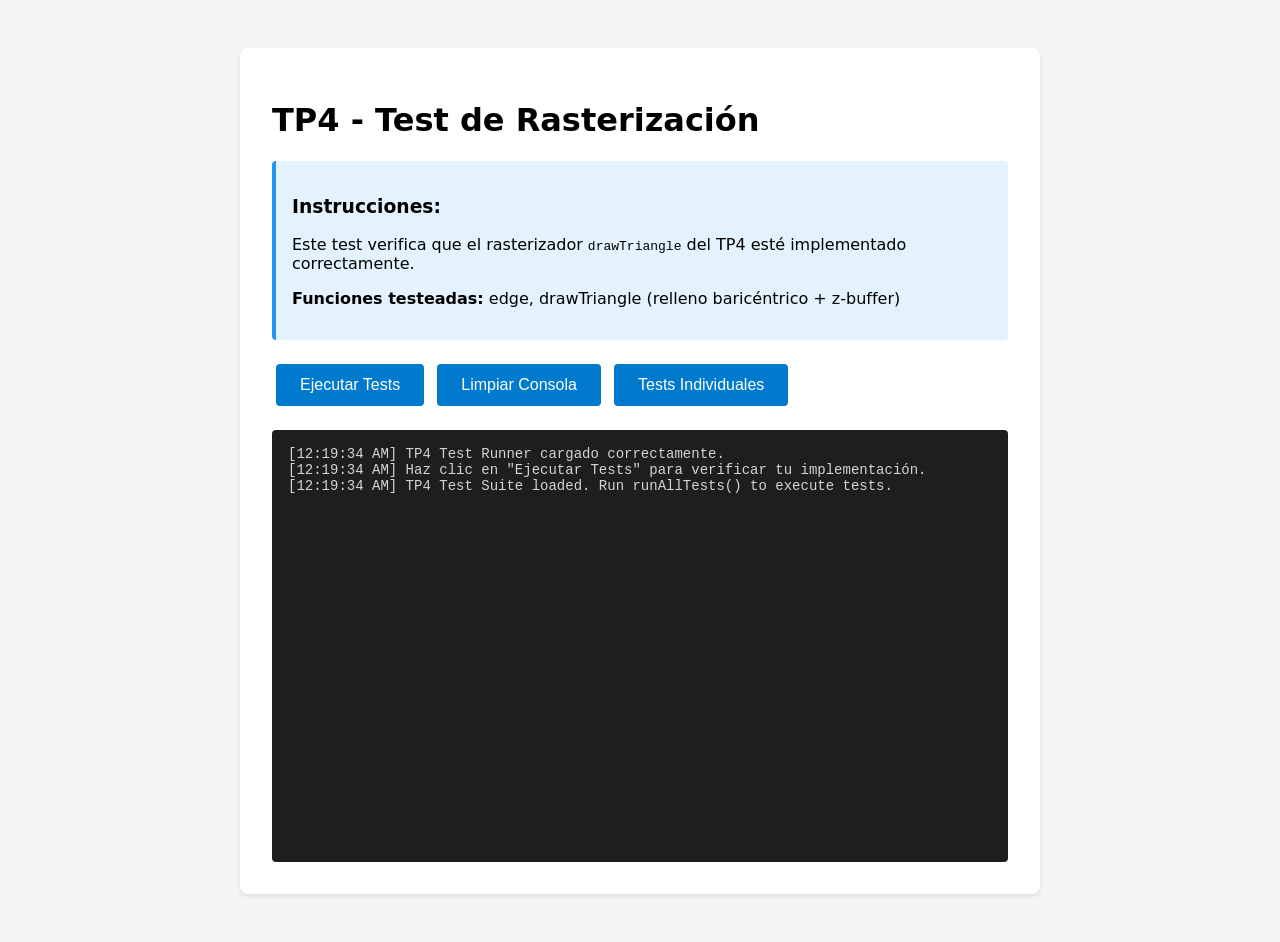
<file: tp4/test.html>
<!DOCTYPE html>
<html lang="es">
<head>
  <meta charset="utf-8" />
  <meta name="viewport" content="width=device-width, initial-scale=1" />
  <title>TP4 - Test Suite</title>
  <style>
    body {
      font-family: system-ui, -apple-system, sans-serif;
      max-width: 800px;
      margin: 2rem auto;
      padding: 1rem;
      background: #f5f5f5;
    }
    .container {
      background: white;
      padding: 2rem;
      border-radius: 8px;
      box-shadow: 0 2px 4px rgba(0,0,0,0.1);
    }
    button {
      background: #007acc;
      color: white;
      border: none;
      padding: 12px 24px;
      font-size: 16px;
      border-radius: 4px;
      cursor: pointer;
      margin: 8px 4px;
    }
    button:hover { background: #005a9e; }
    #console {
      background: #1e1e1e;
      color: #d4d4d4;
      font-family: 'Consolas', 'Monaco', monospace;
      padding: 1rem;
      border-radius: 4px;
      margin-top: 1rem;
      height: 400px;
      overflow-y: auto;
      white-space: pre-wrap;
      font-size: 14px;
    }
    .info {
      background: #e3f2fd;
      padding: 1rem;
      border-radius: 4px;
      margin-bottom: 1rem;
      border-left: 4px solid #2196f3;
    }
  </style>
</head>
<body>
  <div class="container">
    <h1>TP4 - Test de Rasterización</h1>
    
    <div class="info">
      <h3>Instrucciones:</h3>
      <p>Este test verifica que el rasterizador <code>drawTriangle</code> del TP4 esté implementado correctamente.</p>
      <p><strong>Funciones testeadas:</strong> edge, drawTriangle (relleno baricéntrico + z-buffer)</p>
    </div>

    <button onclick="runTests()">Ejecutar Tests</button>
    <button onclick="clearConsole()">Limpiar Consola</button>
    <button onclick="runIndividualTests()">Tests Individuales</button>

    <div id="inputSection" style="display: none; margin-top: 1rem;">
      <label for="testInput" style="display: block; margin-bottom: 0.5rem; font-weight: bold;">
        💻 Ejecutar Test o Función:
      </label>
      <div style="display: flex; gap: 8px;">
        <input 
          type="text" 
          id="testInput" 
          placeholder="Ej: testVecAdd() o Vec.add([1,2,3], [4,5,6])"
          style="flex: 1; padding: 8px; border: 1px solid #ccc; border-radius: 4px; font-family: monospace;"
          onkeypress="if(event.key==='Enter') executeUserInput()"
        />
        <button onclick="executeUserInput()" style="padding: 8px 16px;">▶️ Ejecutar</button>
      </div>
    </div>

    <div id="console"></div>
  </div>

  <!-- Cargar scripts de implementación -->
  <script src="ejercicio4.js"></script>
  
  <!-- Cargar test suite -->
  <script src="test-ejercicio4.js"></script>

  <script>
    const consoleDiv = document.getElementById('console');
    const originalConsole = { ...console };
    
    function createCustomConsole() {
      ['log', 'error', 'warn', 'info'].forEach(method => {
        console[method] = function(...args) {
          const timestamp = new Date().toLocaleTimeString();
          const message = args.map(arg => 
            typeof arg === 'object' ? JSON.stringify(arg) : String(arg)
          ).join(' ');
          
          const color = method === 'error' ? '#ff6b6b' : 
                       method === 'warn' ? '#ffa726' : '#d4d4d4';
          
          consoleDiv.innerHTML += `<span style="color: ${color}">[${timestamp}] ${message}</span>\n`;
          consoleDiv.scrollTop = consoleDiv.scrollHeight;
          
          originalConsole[method](...args);
        };
      });
    }

    function runTests() {
      clearConsole();
      console.log('Iniciando tests del TP4...\n');

      // Verificar si los archivos principales están cargados
      if (typeof drawTriangle === 'undefined' && typeof edge === 'undefined') {
        console.error('❌ No hay funciones en ejercicio4.js');
        return;
      }
      
      console.log('✅ Archivo ejercicio4.js cargado correctamente');
      console.log('🧪 Ejecutando tests para funciones implementadas...\n');
      
      runAllTests();
    }
    
    function runIndividualTests() {
      clearConsole();
      console.log('Ahora puedes escribir el nombre de cualquier test en esta consola:');
      console.log('');
      console.log('Tests disponibles:');
      console.log('Rasterización: testEdge, testDrawTriangleFill, testDrawTriangleZBuffer, testDrawTriangleBounds');
      console.log('');
      console.log('Ejemplos de uso:');
      console.log('Para probar el relleno: testDrawTriangleFill()');
      console.log('Para probar el z-buffer: testDrawTriangleZBuffer()');
      console.log('');
      console.log('También puedes probar funciones individuales:');
      console.log(' edge([0,0], [1,0], [0,1])');

      // Hacer funciones de test globalmente accesibles
      window.testEdge = testEdge;
      window.testDrawTriangleFill = testDrawTriangleFill;
      window.testDrawTriangleZBuffer = testDrawTriangleZBuffer;
      window.testDrawTriangleBounds = testDrawTriangleBounds;
      window.testDrawTriangleBarycentric = testDrawTriangleBarycentric;

      // Exponer algunas matrices de utilidad para pruebas
      window.identity = [1,0,0,0, 0,1,0,0, 0,0,1,0, 0,0,0,1];
      window.scale2 = [2,0,0,0, 0,2,0,0, 0,0,2,0, 0,0,0,1];
      window.translate = [1,0,0,0, 0,1,0,0, 0,0,1,0, 5,6,7,1];
      
      console.log('¡Usa el campo de entrada de arriba!');

      // Mostrar la sección de entrada
      document.getElementById('inputSection').style.display = 'block';
      document.getElementById('testInput').focus();
    }
    
    function executeUserInput() {
      const input = document.getElementById('testInput').value.trim();
      if (!input) return;
      
      console.log(`> ${input}`);
      
      try {
        // Evaluar la entrada del usuario de manera segura
        const result = eval(input);
        if (result !== undefined) {
          console.log('Resultado:', result);
        }
      } catch (error) {
        console.error('Error:', error.message);
      }
      
      document.getElementById('testInput').value = '';
    }
    
    function clearConsole() {
      consoleDiv.innerHTML = '';
    }

    // Inicializar consola personalizada
    createCustomConsole();

    // Mensaje de bienvenida
    console.log('TP4 Test Runner cargado correctamente.');
    console.log('Haz clic en "Ejecutar Tests" para verificar tu implementación.');
  </script>
</body>
</html>
</file>
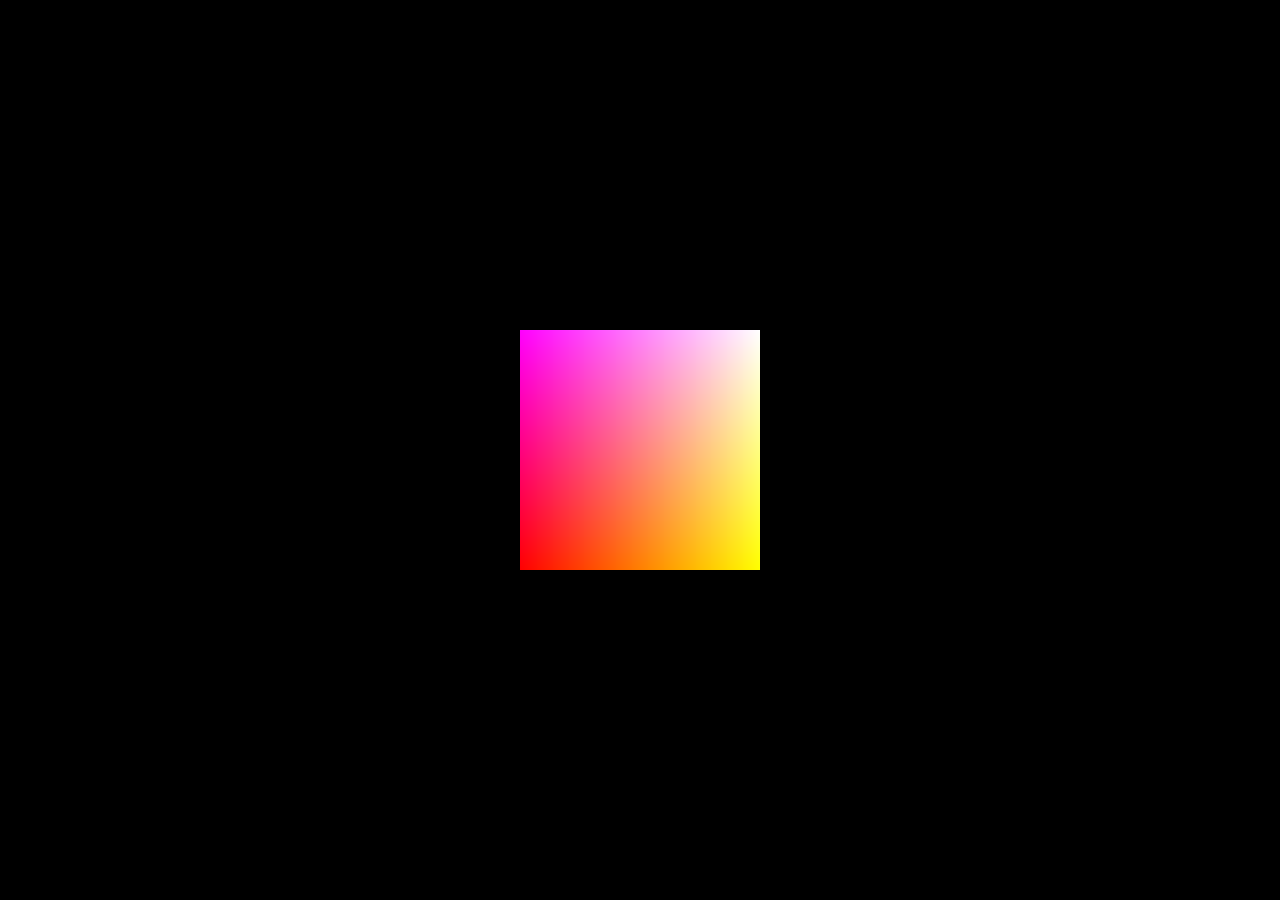
<file: tp5/cube_webgl/main.html>
<!DOCTYPE html>
<!-- Adaptado de: https://avikdas.com/2020/07/21/barebones-3d-rendering-with-webgl.html
     y https://xem.github.io/articles/webgl-guide.html -->
<html>
    <head>
        <title>CG 2026 - CUBO WebGL</title>
        <!-- Estilo -->
        <link href="style.css" rel="stylesheet">

        <!-- scripts -->
        <script type="text/javascript" id="includedscript" src="tp4.js"></script>
        <script type="text/javascript" id="includedscript" src="ejercicio.js"></script>	

    </head>
    <body>
        <canvas id="mycanvas"></canvas>
    </body>
</html>
</file>
<file: tp10/style.css>
:root { color-scheme: light; font: 14px Arial, sans-serif; color: #293239; background: #f5f6f7; }
* { box-sizing: border-box; }
body { margin: 0; height: 100dvh; min-height: 590px; display: grid; grid-template-rows: 64px minmax(0,1fr) 32px; }
header { padding: 0 26px; background: white; border-bottom: 1px solid #dce1e5; display: flex; align-items: center; }
h1 { font-size: 18px; margin: 0; font-weight: 600; }
main { display: grid; grid-template-columns: 278px minmax(0,1fr); min-height: 0; }
aside { overflow-y: auto; padding: 24px 22px; border-right: 1px solid #dce1e5; background: #fff; }
fieldset { border: 0; border-bottom: 1px solid #e2e7ea; margin: 0 0 22px; padding: 0 0 22px; min-width: 0; }
legend { padding: 0; margin-bottom: 16px; font-size: 13px; font-weight: 600; }
legend > span { margin-right: 9px; color: #94a0a7; font-size: 11px; font-weight: normal; }
label { display: flex; align-items: center; justify-content: space-between; font-size: 12px; margin: 13px 0 7px; }
label:first-of-type { margin-top: 0; }
label > span { display: flex; align-items: center; }
input, select, button { font: inherit; }
select { width: 100%; background: #fff; }
select, button, .file-button { color: inherit; border: 1px solid #cbd3d8; border-radius: 5px; padding: 8px 10px; min-height: 34px; }
button { background: #fff; cursor: pointer; font-size: 12px; }
button:hover, .file-button:hover { background: #edf3f4; border-color: #9eafb8; }
input[type=range] { width: 100%; accent-color: #327780; margin: 2px 0 5px; cursor: pointer; }
input[type=checkbox] { accent-color: #327780; margin: 0 7px 0 0; }
input[type=color] { width: 42px; height: 28px; border: 0; padding: 0; background: none; cursor: pointer; }
:disabled { opacity: .45; cursor: default !important; }
:focus-visible { outline: 2px solid #3593ae; outline-offset: 3px; }
output { font-variant-numeric: tabular-nums; color: #657780; font-size: 12px; }
.check { justify-content: flex-start; margin: 15px 0; }
.file-button { justify-content: center; cursor: pointer; position: relative; overflow: hidden; margin: 12px 0 8px; }
.file-button input { position: absolute; inset: 0; opacity: 0; width: 100%; cursor: pointer; }
.file-button:focus-within { outline: 2px solid #3593ae; outline-offset: 3px; }
.color-row { display: flex; align-items: center; justify-content: space-between; margin-bottom: 14px; }
.color-row label { margin: 0; }
.hint { font-size: 11px; color: #7b8890; line-height: 1.6; margin: 7px 0 0; overflow-wrap: anywhere; }
#restablecer { width: 100%; }
.docs { display: block; font-size: 12px; color: #327780; margin-top: 15px; }
.laboratorio { min-width: 0; min-height: 0; padding: 26px 24px 18px; display: flex; flex-direction: column; gap: 16px; }
.lab-heading { display: flex; align-items: center; justify-content: space-between; gap: 20px; }
h2 { margin: 0 0 6px; font-size: 17px; font-weight: 500; }
.lab-heading p { margin: 0; color: #7a8790; font-size: 12px; }
.vistas { display: grid; grid-template-columns: 1fr 1fr; gap: 14px; flex: 1; min-height: 220px; }
figure { margin: 0; min-width: 0; min-height: 0; display: grid; grid-template-rows: 74px minmax(0,1fr) 34px; border-radius: 8px; overflow: hidden; background: #12171f; }
canvas { width: 100%; height: 100%; display: block; touch-action: none; cursor: grab; }
canvas:active { cursor: grabbing; }
figcaption { padding: 20px 22px 0; display: flex; align-items: flex-start; gap: 12px; pointer-events: none; }
h3 { color: #f4f6f8; font-size: 17px; font-weight: 500; margin: 0 0 7px; }
figcaption p { font-size: 11px; color: #95a2ae; margin: 0; line-height: 1.5; }
.view-index { border: 1px solid #53606d; color: #b4bfc9; padding: 4px 7px; border-radius: 4px; font-size: 11px; }
.view-index.accent { color: #eea477; border-color: #725946; }
.view-foot { align-self: center; padding: 0 10px; text-align: center; color: #94a1ad; font-size: 11px; pointer-events: none; }
.help { display: flex; align-items: center; justify-content: space-between; gap: 14px; color: #75828a; font-size: 11px; }
.help button { border: 0; background: transparent; color: #327780; padding: 3px 0; min-height: 24px; }
.referencia { align-self: center; width: min(100%, 340px); min-height: 196px; flex-shrink: 0; border: 1px solid #dce3e7; border-radius: 6px; background: #fafbfc; overflow: hidden; }
#minimapa { width: 100%; height: 196px; min-height: 196px; cursor: default; touch-action: auto; }
#error { white-space: pre-wrap; overflow-wrap: anywhere; max-height: 180px; overflow: auto; margin: 0; padding: 12px; color: #9c3030; border: 1px solid #e7c8c8; background: #fff5f5; font: 12px/1.5 monospace; }
[hidden] { display: none !important; }
footer { display: flex; align-items: center; justify-content: space-between; gap: 16px; padding: 0 22px; background: #fff; border-top: 1px solid #dce1e5; font-size: 12px; color: #758189; }
@media(max-width:1100px) { main { grid-template-columns: 248px minmax(0,1fr); } aside { padding: 22px 17px; } .laboratorio { padding: 20px 16px 14px; } figcaption { padding: 16px 15px 0; gap: 8px; } figcaption p { max-width: 160px; } .lab-heading { align-items: flex-start; } }
@media(max-width:850px) { body { height: auto; min-height: 100dvh; display: block; } header { min-height: 60px; padding: 14px 18px; } main { display: flex; flex-direction: column; } .laboratorio { order: -1; } .vistas { height: 430px; flex: auto; } aside { border-top: 1px solid #dce1e5; border-right: 0; display: grid; grid-template-columns: repeat(3,minmax(0,1fr)); gap: 20px; } footer { padding: 13px 18px; flex-wrap: wrap; } }
@media(max-width:560px) { h1 { font-size: 16px; } .lab-heading { flex-direction: column; gap: 12px; } .vistas { grid-template-columns: 1fr; grid-template-rows: 340px 340px; height: auto; } figcaption p { max-width: none; } .help { align-items: flex-start; } .help span { max-width: 220px; line-height: 1.6; } aside { display: block; padding: 22px; } }
@media(min-width:851px) and (max-height:760px) { body { min-height: 660px; } .laboratorio { gap: 12px; padding-top: 18px; } .referencia, #minimapa { min-height: 164px; } #minimapa { height: 164px; } }
@media(max-width:560px) { #minimapa { height: 210px; } }
</file>
<file: tp11/style.css>
:root { color-scheme: light; font: 14px Arial, sans-serif; color: #293239; background: #f5f6f7; }
* { box-sizing: border-box; }
body { margin: 0; height: 100dvh; min-height: 590px; display: grid; grid-template-rows: 64px minmax(0,1fr) 32px; }
header { padding: 0 26px; background: white; border-bottom: 1px solid #dce1e5; display: flex; align-items: center; }
h1 { font-size: 18px; margin: 0; font-weight: 600; }
main { display: grid; grid-template-columns: 278px minmax(0,1fr); min-height: 0; }
aside { overflow-y: auto; padding: 24px 22px; border-right: 1px solid #dce1e5; background: #fff; }
fieldset { border: 0; border-bottom: 1px solid #e2e7ea; margin: 0 0 22px; padding: 0 0 22px; min-width: 0; }
legend { padding: 0; margin-bottom: 16px; font-size: 13px; font-weight: 600; }
legend > span { margin-right: 9px; color: #94a0a7; font-size: 11px; font-weight: normal; }
label { display: flex; align-items: center; justify-content: space-between; font-size: 12px; margin: 13px 0 7px; }
label:first-of-type { margin-top: 0; }
label > span { display: flex; align-items: center; }
input, select, button { font: inherit; }
select { width: 100%; background: #fff; }
select, button, .file-button { color: inherit; border: 1px solid #cbd3d8; border-radius: 5px; padding: 8px 10px; min-height: 34px; }
button { background: #fff; cursor: pointer; font-size: 12px; }
button:hover, .file-button:hover { background: #edf3f4; border-color: #9eafb8; }
input[type=range] { width: 100%; accent-color: #327780; margin: 2px 0 5px; cursor: pointer; }
input[type=checkbox] { accent-color: #327780; margin: 0 7px 0 0; }
:disabled { opacity: .45; cursor: default !important; }
:focus-visible { outline: 2px solid #3593ae; outline-offset: 3px; }
output { font-variant-numeric: tabular-nums; color: #657780; font-size: 12px; }
.check { justify-content: flex-start; margin: 15px 0; }
.file-button { justify-content: center; cursor: pointer; position: relative; overflow: hidden; margin: 12px 0 8px; }
.file-button input { position: absolute; inset: 0; opacity: 0; width: 100%; cursor: pointer; }
.file-button:focus-within { outline: 2px solid #3593ae; outline-offset: 3px; }
.hint { font-size: 11px; color: #7b8890; line-height: 1.6; margin: 7px 0 0; overflow-wrap: anywhere; }
.texture-units { margin-top: 14px; padding: 12px; border: 1px solid #e2e7ea; border-radius: 4px; background: #fafbfc; }
.texture-units > p:first-child { margin: 0; font-size: 12px; font-weight: 600; }
.texture-units dl { margin: 9px 0 0; font-size: 12px; line-height: 1.8; }
.texture-units dl > div { display: flex; justify-content: space-between; gap: 12px; }
.texture-units dd { margin: 0; color: #327780; font-weight: 600; font-variant-numeric: tabular-nums; }
#restablecer { width: 100%; }
.docs { display: block; font-size: 12px; color: #327780; margin-top: 15px; }
.laboratorio { min-width: 0; min-height: 0; padding: 26px 24px 18px; display: flex; flex-direction: column; gap: 16px; }
.lab-heading { display: flex; align-items: center; justify-content: space-between; gap: 20px; }
h2 { margin: 0 0 6px; font-size: 17px; font-weight: 500; }
.lab-heading p { margin: 0; color: #7a8790; font-size: 12px; }
.vistas { display: grid; grid-template-columns: 1fr 1fr; gap: 14px; flex: 1; min-height: 220px; }
figure { margin: 0; min-width: 0; min-height: 0; display: grid; grid-template-rows: 74px minmax(0,1fr) 34px; border-radius: 8px; overflow: hidden; background: #12171f; }
canvas { width: 100%; height: 100%; display: block; touch-action: none; cursor: grab; }
canvas:active { cursor: grabbing; }
figcaption { padding: 20px 22px 0; display: flex; align-items: flex-start; gap: 12px; pointer-events: none; }
h3 { color: #f4f6f8; font-size: 17px; font-weight: 500; margin: 0 0 7px; }
figcaption p { font-size: 11px; color: #95a2ae; margin: 0; line-height: 1.5; }
.view-index { border: 1px solid #53606d; color: #b4bfc9; padding: 4px 7px; border-radius: 4px; font-size: 11px; }
.view-index.accent { color: #eea477; border-color: #725946; }
.view-foot { align-self: center; padding: 0 10px; text-align: center; color: #94a1ad; font-size: 11px; pointer-events: none; }
.help { display: flex; align-items: center; justify-content: space-between; gap: 14px; color: #75828a; font-size: 11px; }
.help button { border: 0; background: transparent; color: #327780; padding: 3px 0; min-height: 24px; }
.referencia { align-self: center; width: min(100%, 340px); min-height: 196px; flex-shrink: 0; border: 1px solid #dce3e7; border-radius: 6px; background: #fafbfc; overflow: hidden; }
#minimapa { width: 100%; height: 196px; min-height: 196px; cursor: default; touch-action: auto; }
#error { white-space: pre-wrap; overflow-wrap: anywhere; max-height: 180px; overflow: auto; margin: 0; padding: 12px; color: #9c3030; border: 1px solid #e7c8c8; background: #fff5f5; font: 12px/1.5 monospace; }
[hidden] { display: none !important; }
footer { display: flex; align-items: center; justify-content: space-between; gap: 16px; padding: 0 22px; background: #fff; border-top: 1px solid #dce1e5; font-size: 12px; color: #758189; }
@media(max-width:1100px) { main { grid-template-columns: 248px minmax(0,1fr); } aside { padding: 22px 17px; } .laboratorio { padding: 20px 16px 14px; } figcaption { padding: 16px 15px 0; gap: 8px; } figcaption p { max-width: 160px; } .lab-heading { align-items: flex-start; } }
@media(max-width:850px) { body { height: auto; min-height: 100dvh; display: block; } header { min-height: 60px; padding: 14px 18px; } main { display: flex; flex-direction: column; } .laboratorio { order: -1; } .vistas { height: 430px; flex: auto; } aside { border-top: 1px solid #dce1e5; border-right: 0; display: grid; grid-template-columns: repeat(3,minmax(0,1fr)); gap: 20px; } footer { padding: 13px 18px; flex-wrap: wrap; } }
@media(max-width:560px) { h1 { font-size: 16px; } .lab-heading { flex-direction: column; gap: 12px; } .vistas { grid-template-columns: 1fr; grid-template-rows: 340px 340px; height: auto; } figcaption p { max-width: none; } .help { align-items: flex-start; } .help span { max-width: 220px; line-height: 1.6; } aside { display: block; padding: 22px; } }
@media(min-width:851px) and (max-height:760px) { body { min-height: 660px; } .laboratorio { gap: 12px; padding-top: 18px; } .referencia, #minimapa { min-height: 164px; } #minimapa { height: 164px; } }
@media(max-width:560px) { #minimapa { height: 210px; } }
#imagen-textura { width: 100%; height: 112px; margin-top: 12px; object-fit: contain; cursor: default; touch-action: auto; background: #f1f3f5; border: 1px solid #e2e7ea; border-radius: 4px; }
@media(min-width:561px) and (max-width:850px) { aside { grid-template-columns: repeat(2,minmax(0,1fr)); } }
</file>
<file: tp12/style.css>
:root { color-scheme: light; font: 14px Arial, sans-serif; color: #293239; background: #f5f6f7; }
* { box-sizing: border-box; }
body { margin: 0; height: 100vh; height: 100dvh; display: flex; flex-direction: column; }
main { flex: 1; min-height: 0; padding: 12px; display: flex; flex-direction: column; gap: 10px; }
.controles, #error, noscript { flex-shrink: 0; }
.controles { display: flex; align-items: center; flex-wrap: wrap; gap: 8px 18px; }
.controles label { display: flex; align-items: center; gap: 8px; cursor: pointer; font-size: 13px; }
input[type=checkbox] { width: 16px; height: 16px; margin: 0; accent-color: #327780; }
button { border: 1px solid #cbd3d8; border-radius: 5px; padding: 8px 12px; background: white; color: inherit; font: 12px Arial, sans-serif; cursor: pointer; }
button:hover { background: #edf3f4; }
:focus-visible { outline: 2px solid #3593ae; outline-offset: 3px; }
.visor { flex: 1; min-height: 140px; display: grid; grid-template-rows: minmax(0, 1fr); border: 1px solid #d4dde2; border-radius: 8px; overflow: hidden; background: #e8eef2; }
canvas { display: block; width: 100%; height: 100%; min-width: 0; min-height: 0; cursor: grab; touch-action: none; }
canvas:active { cursor: grabbing; }
.metricas { margin-left: auto; display: flex; flex-wrap: wrap; gap: 4px 12px; color: #6d7d86; font-size: 11px; line-height: 1.5; font-variant-numeric: tabular-nums; }
.metricas span { white-space: nowrap; }
#fps { min-width: 7ch; text-align: right; }
#tiempo-gpu { min-width: 12ch; text-align: right; }
#error { white-space: pre-wrap; overflow-wrap: anywhere; max-height: 220px; overflow: auto; padding: 12px; color: #9c3030; border: 1px solid #e7c8c8; background: #fff5f5; font: 12px/1.5 monospace; }
[hidden] { display: none !important; }
@media (max-width: 600px) {
    main { padding: 8px; gap: 8px; }
    .controles { gap: 8px 12px; }
    button { padding: 7px 10px; }
    .metricas { width: 100%; justify-content: flex-end; }
}
</file>
<file: tp2/style.css>
html {
	color: #aaa;
	background-color: #333;
	font-family: Arial;
}
body {
	background-image: url(space_background.png);
    background-size: 1600px;
	padding: 0;
	margin: 0;
}
#rocket, .propeller {
	display: block;
	position: fixed;
	cursor: none;
}
#rocket {
	width: 204px;
	height: 204px;
	left: -102px;
	top: -102px;
	
}
.propeller {
	width: 100px;
	height: 100px;
	left: -50px;
	top: -50px;
}
#controls {
	position: fixed;
	background-color: rgba(133, 2, 173, 0.5);
	padding: 1em;
	top: 1em;
	left: 1em;
	font-family: 'Courier New', monospace;
}
#controls table {
	color: white;
}
#controls th, #controls td {
	text-align: left;
}
#controls td {
	padding-left: .2em;
}
</file>
<file: tp3/style.css>
:root { 
  --bg:#0b0d12; 
  --fg:#eaeef7; 
  --muted:#9aa3b2; 
}

html,body { 
  height:100%; 
  margin:0; 
  background:var(--bg); 
  color:var(--fg); 
  font:14px/1.35 system-ui, -apple-system, Segoe UI, Roboto, Inter, sans-serif;
}

.wrap { 
  display:grid; 
  grid-template-columns: 1fr 340px; 
  gap:16px; 
  height:100%; 
}

.side { 
  padding:16px; 
  background:#0f131b; 
  border-left:1px solid #1c2330;
}

h1 { 
  font-size:16px; 
  margin:0 0 8px;
}

label { 
  display:block; 
  margin:10px 0 2px; 
  color:var(--muted);
}

input[type="range"] { 
  width:100%;
}

.note { 
  color:var(--muted); 
  font-size:12px; 
  margin-top:10px;
}

button { 
  background:#1e2636; 
  color:var(--fg); 
  border:1px solid #2a364c; 
  border-radius:10px; 
  padding:8px 10px; 
  cursor:pointer;
}

/* Mantiene el aspect ratio de 960:600 = 8:5 */
canvas { 
  display:block; 
  width:100%; 
  height:auto; 
  max-height:100%; 
  background:#0a0c10;
}
 

.matrix-display {
  margin-top: 16px;
  border-top: 1px solid #2a364c;
  padding-top: 12px;
}

.matrix-display h3 {
  font-size: 14px;
  margin: 0 0 8px 0;
  color: var(--fg);
}

.matrix-section {
  margin-bottom: 12px;
}

.matrix-section h4 {
  font-size: 12px;
  margin: 0 0 4px 0;
  color: var(--muted);
}

.matrix-display pre {
  background: #0a0c10;
  border: 1px solid #1c2330;
  border-radius: 4px;
  padding: 6px;
  margin: 0;
  overflow-x: auto;
  font-size: 10px;
}
</file>
<file: tp4/style.css>
:root { 
  --bg:#0b0d12; 
  --fg:#eaeef7; 
  --muted:#9aa3b2; 
}

html,body { 
  height:100%; 
  margin:0; 
  background:var(--bg); 
  color:var(--fg); 
  font:14px/1.35 system-ui, -apple-system, Segoe UI, Roboto, Inter, sans-serif;
}

.wrap { 
  display:grid; 
  grid-template-columns: 1fr 340px; 
  gap:16px; 
  height:100%; 
}

.side { 
  padding:16px; 
  background:#0f131b; 
  border-left:1px solid #1c2330;
}

h1 { 
  font-size:16px; 
  margin:0 0 8px;
}

label { 
  display:block; 
  margin:10px 0 2px; 
  color:var(--muted);
}

input[type="range"] { 
  width:100%;
}

.note { 
  color:var(--muted); 
  font-size:12px; 
  margin-top:10px;
}

button { 
  background:#1e2636; 
  color:var(--fg); 
  border:1px solid #2a364c; 
  border-radius:10px; 
  padding:8px 10px; 
  cursor:pointer;
}

/* Mantiene el aspect ratio de 960:600 = 8:5 */
canvas { 
  display:block; 
  width:100%; 
  height:auto; 
  max-height:100%; 
  background:#0a0c10;
}
</file>
<file: tp6/style.css>
:root {
	--bg: #f4f6f9;
	--grid: #e2e7ee;
	--curve: #2b6cff;
	--anchor: #1a1a1a;
	--handle: #ff8c1a;
	--accent: #2b6cff;
	--panel-bg: rgba(255, 255, 255, 0.96);
	--ink: #1f2430;
	--muted: #6b7280;
}

html, body {
	margin: 0;
	padding: 0;
	height: 100%;
	overflow: hidden;
	font-family: "Segoe UI", system-ui, Arial, sans-serif;
	color: var(--ink);
}

/* Grilla de fondo, se ve a través del canvas (transparente) y del SVG */
body {
	background-color: var(--bg);
	background-image:
		linear-gradient(var(--grid) 1px, transparent 1px),
		linear-gradient(90deg, var(--grid) 1px, transparent 1px);
	background-size: 32px 32px;
}

#canvas, #overlay {
	display: block;
	position: fixed;
	top: 0;
	left: 0;
	width: 100%;
	height: 100%;
}
#canvas  { z-index: 0; }
#overlay { z-index: 1; }

/* --------- Elementos didácticos del overlay --------- */

/* Polígono de control (líneas ancla → manija) */
.polyline {
	stroke: var(--handle);
	stroke-width: 1.5px;
	stroke-dasharray: 4, 4;
	fill: none;
	pointer-events: none;
	opacity: 0.9;
}

/* de Casteljau: niveles intermedios de interpolación */
.casteljau-l1 { stroke: #12b886; stroke-width: 1.5px; fill: none; pointer-events: none; }
.casteljau-l2 { stroke: #7048e8; stroke-width: 1.5px; fill: none; pointer-events: none; }
.casteljau-dot-l1 { fill: #12b886; pointer-events: none; }
.casteljau-dot-l2 { fill: #7048e8; pointer-events: none; }
.casteljau-point  { fill: #e03131; stroke: white; stroke-width: 2px; pointer-events: none; }

/* Vector tangente y círculo osculador */
.tangent { stroke: #e03131; stroke-width: 3px; pointer-events: none; }
.osculating-circle { stroke: #868e96; stroke-width: 1.5px; stroke-dasharray: 6, 6; fill: none; pointer-events: none; }
.osculating-radius { stroke: #868e96; stroke-width: 1px; pointer-events: none; }

/* Puntos interactivos */
.anchor {
	fill: var(--anchor);
	stroke: white;
	stroke-width: 2px;
	cursor: grab;
}
.anchor.selected { fill: var(--accent); }
.handle {
	fill: white;
	stroke: var(--handle);
	stroke-width: 2px;
	cursor: grab;
}
.pt-label { font-size: 12px; fill: var(--muted); text-anchor: middle; pointer-events: none; }

/* --------- Panel de control --------- */
#panel {
	position: fixed;
	top: 16px;
	right: 16px;
	width: 280px;
	z-index: 10;
	background: var(--panel-bg);
	backdrop-filter: blur(4px);
	border: 1px solid #dfe3ea;
	border-radius: 12px;
	box-shadow: 0 8px 30px rgba(20, 30, 60, 0.12);
	padding: 16px 18px;
}
#panel h1 {
	margin: 0 0 6px;
	font-size: 16px;
	letter-spacing: 0.2px;
}
#panel .hint {
	margin: 0 0 14px;
	font-size: 12px;
	line-height: 1.4;
	color: var(--muted);
}
#panel .row {
	display: flex;
	flex-direction: column;
	gap: 6px;
	font-size: 13px;
	margin-bottom: 14px;
}
#panel select, #panel input[type="range"] {
	width: 100%;
}
#panel fieldset {
	border: 1px solid #e5e8ee;
	border-radius: 8px;
	margin: 0 0 14px;
	padding: 10px 12px;
}
#panel legend { font-size: 12px; color: var(--muted); padding: 0 4px; }
#panel fieldset label {
	display: block;
	font-size: 13px;
	margin: 6px 0;
	cursor: pointer;
}
#panel .slider b { color: var(--accent); }
#panel button {
	width: 100%;
	padding: 9px 12px;
	border: none;
	border-radius: 8px;
	background: #eef1f6;
	color: var(--ink);
	font-size: 13px;
	cursor: pointer;
	transition: background 0.15s;
}
#panel button:hover { background: #e2e7f0; }
</file>
<file: tp7/style.css>
:root {
	--bg: #f4f6f9;
	--grid: #e2e7ee;
	--curve: #2b6cff;
	--anchor: #1a1a1a;
	--handle: #ff8c1a;
	--accent: #2b6cff;
	--panel-bg: rgba(255, 255, 255, 0.96);
	--ink: #1f2430;
	--muted: #6b7280;
}

html, body {
	margin: 0;
	padding: 0;
	height: 100%;
	overflow: hidden;
	font-family: "Segoe UI", system-ui, Arial, sans-serif;
	color: var(--ink);
}

/* Grilla de fondo, se ve a través del canvas (transparente) y del SVG */
body {
	background-color: var(--bg);
	background-image:
		linear-gradient(var(--grid) 1px, transparent 1px),
		linear-gradient(90deg, var(--grid) 1px, transparent 1px);
	background-size: 32px 32px;
}

#canvas, #overlay {
	display: block;
	position: fixed;
	top: 0;
	left: 0;
	width: 100%;
	height: 100%;
}
#canvas  { z-index: 0; }
#overlay { z-index: 1; }

/* --------- Elementos didácticos del overlay --------- */

/* Polígono de control (líneas ancla → manija) */
.polyline {
	stroke: var(--handle);
	stroke-width: 1.5px;
	stroke-dasharray: 4, 4;
	fill: none;
	pointer-events: none;
	opacity: 0.9;
}

/* de Casteljau: niveles intermedios de interpolación */
.casteljau-l1 { stroke: #12b886; stroke-width: 1.5px; fill: none; pointer-events: none; }
.casteljau-l2 { stroke: #7048e8; stroke-width: 1.5px; fill: none; pointer-events: none; }
.casteljau-dot-l1 { fill: #12b886; pointer-events: none; }
.casteljau-dot-l2 { fill: #7048e8; pointer-events: none; }
.casteljau-point  { fill: #e03131; stroke: white; stroke-width: 2px; pointer-events: none; }

/* Vector tangente y círculo osculador */
.tangent { stroke: #e03131; stroke-width: 3px; pointer-events: none; }
.osculating-circle { stroke: #868e96; stroke-width: 1.5px; stroke-dasharray: 6, 6; fill: none; pointer-events: none; }
.osculating-radius { stroke: #868e96; stroke-width: 1px; pointer-events: none; }

/* Puntos interactivos */
.anchor {
	fill: var(--anchor);
	stroke: white;
	stroke-width: 2px;
	cursor: grab;
}
.anchor.selected { fill: var(--accent); }
.handle {
	fill: white;
	stroke: var(--handle);
	stroke-width: 2px;
	cursor: grab;
}
.pt-label { font-size: 12px; fill: var(--muted); text-anchor: middle; pointer-events: none; }

/* --------- Panel de control --------- */
#panel {
	position: fixed;
	top: 16px;
	right: 16px;
	width: 280px;
	z-index: 10;
	background: var(--panel-bg);
	backdrop-filter: blur(4px);
	border: 1px solid #dfe3ea;
	border-radius: 12px;
	box-shadow: 0 8px 30px rgba(20, 30, 60, 0.12);
	padding: 16px 18px;
}
#panel h1 {
	margin: 0 0 6px;
	font-size: 16px;
	letter-spacing: 0.2px;
}
#panel .hint {
	margin: 0 0 14px;
	font-size: 12px;
	line-height: 1.4;
	color: var(--muted);
}
#panel .row {
	display: flex;
	flex-direction: column;
	gap: 6px;
	font-size: 13px;
	margin-bottom: 14px;
}
#panel select, #panel input[type="range"] {
	width: 100%;
}
#panel fieldset {
	border: 1px solid #e5e8ee;
	border-radius: 8px;
	margin: 0 0 14px;
	padding: 10px 12px;
}
#panel legend { font-size: 12px; color: var(--muted); padding: 0 4px; }
#panel fieldset label {
	display: block;
	font-size: 13px;
	margin: 6px 0;
	cursor: pointer;
}
#panel .slider b { color: var(--accent); }
#panel button {
	width: 100%;
	padding: 9px 12px;
	border: none;
	border-radius: 8px;
	background: #eef1f6;
	color: var(--ink);
	font-size: 13px;
	cursor: pointer;
	transition: background 0.15s;
}
#panel button:hover { background: #e2e7f0; }

/* El panel sigue siendo accesible en pantallas de poca altura. */
#panel { max-height: calc(100vh - 68px); overflow-y: auto; }
#weightsPanel output { color: var(--accent); font-variant-numeric: tabular-nums; }
#weightsPanel input { margin-bottom: 5px; }
#weightsPanel:disabled { opacity: 0.5; }
.pt-label { paint-order: stroke; stroke: var(--bg); stroke-width: 3px; }
</file>
<file: tp8/style.css>
:root {
    color-scheme: light;
    font: 14px Arial, sans-serif;
    color: #222;
    background: white;
}
* { box-sizing: border-box; }
body { margin: 0; height: 100dvh; min-height: 480px; display: grid; grid-template-rows: 44px minmax(0, 1fr) 30px; }
header { display: flex; align-items: center; padding: 0 16px; border-bottom: 1px solid #ccc; }
h1 { margin: 0; font-size: 16px; font-weight: 600; }
p { margin: 0; }
button, input, select { font: inherit; }
button, select, input[type='number'] { border: 1px solid #aaa; border-radius: 2px; padding: 5px 7px; color: inherit; }
button { background: #f5f5f5; cursor: pointer; }
button:hover:not(:disabled) { background: #e8e8e8; }
button:disabled { color: #888; cursor: default; }
select, input[type='number'] { background: white; min-width: 0; }
input[type='range'], input[type='checkbox'] { accent-color: #555; }
:focus-visible { outline: 2px solid #356ac3; outline-offset: 2px; }
[hidden] { display: none !important; }
.workspace { display: grid; grid-template-columns: 240px minmax(0, 1fr); min-height: 0; }
.sidebar { padding: 18px 16px; border-right: 1px solid #ccc; overflow-y: auto; }
.control { margin-bottom: 22px; }
.control > label { display: block; margin-bottom: 7px; }
select { width: 100%; }
.angle-control { display: flex; align-items: center; gap: 5px; }
#angle { flex: 1; min-width: 0; width: 0; margin: 0 3px 0 0; }
#angle-value { width: 59px; }
.selection { line-height: 1.8; margin-bottom: 22px; }
.selection button { margin-top: 8px; }
.display-options { display: flex; flex-direction: column; gap: 8px; margin-bottom: 16px; }
.display-options label { display: flex; align-items: center; gap: 6px; }
input[type='checkbox'] { margin: 0; }
.viewport { position: relative; overflow: hidden; min-width: 0; background: #eee; }
.viewport > canvas { position: absolute; inset: 0; display: block; touch-action: none; }
.legend { position: absolute; top: 15px; left: 16px; display: flex; gap: 16px; font-size: 12px; pointer-events: none; }
.legend > span { display: flex; align-items: center; gap: 5px; }
.swatch { width: 10px; height: 10px; }
.seed-swatch { background: #f2a34b; }
.region-swatch { background: #638be5; }
#hover-label { position: absolute; top: 15px; right: 16px; font-size: 12px; color: #555; pointer-events: none; }
#empty-hint { position: absolute; bottom: 18px; left: 0; right: 0; text-align: center; color: #555; font-size: 13px; pointer-events: none; }
footer { border-top: 1px solid #ccc; padding: 0 12px; display: flex; align-items: center; justify-content: space-between; gap: 16px; color: #555; font-size: 12px; }
.error { margin-top: 16px; color: #a00; font-size: 13px; line-height: 1.5; overflow-wrap: anywhere; }
.sr-only { position: absolute; width: 1px; height: 1px; padding: 0; margin: -1px; overflow: hidden; clip-path: inset(50%); white-space: nowrap; border: 0; }
@media (max-width: 600px) {
    body { height: auto; min-height: 100dvh; display: block; }
    header { min-height: 44px; padding: 10px 12px; }
    h1 { font-size: 15px; }
    .workspace { display: flex; flex-direction: column; }
    .viewport { order: -1; height: 52svh; min-height: 320px; }
    .sidebar { border-right: 0; border-top: 1px solid #ccc; overflow: visible; }
    .display-options { flex-direction: row; gap: 20px; }
    footer { flex-wrap: wrap; gap: 6px; padding: 10px 12px; }
}
</file>
<file: tp9/style.css>
:root { color-scheme: light; font: 14px Arial, sans-serif; color: #252a2d; background: #fff; }
* { box-sizing: border-box; }
body { margin: 0; height: 100dvh; min-height: 540px; display: grid; grid-template-rows: 52px minmax(0, 1fr) 30px; }
header { padding: 0 20px; display: flex; justify-content: space-between; align-items: center; gap: 16px; border-bottom: 1px solid #d8dcde; }
h1 { font-size: 17px; font-weight: 600; margin: 0; }
header > span, footer { color: #687177; font-size: 12px; }
p { margin: 0; }
button, select, input { font: inherit; }
button, select { min-height: 34px; border: 1px solid #bdc6ca; border-radius: 4px; padding: 7px 9px; color: inherit; }
button { background: #f6f7f7; cursor: pointer; }
button:hover:not(:disabled) { background: #e8eded; }
button:disabled { color: #9ca5aa; cursor: default; background: #f4f5f5; border-color: #dde1e3; }
button.primary { background: #225f64; color: white; border-color: #225f64; }
button.primary:hover:not(:disabled) { background: #174b50; }
button.primary:disabled { opacity: .6; }
select { background: #fff; width: 100%; margin-top: 7px; }
:focus-visible { outline: 2px solid #277a9c; outline-offset: 3px; }
input[type='range'] { accent-color: #377e83; min-width: 0; width: 100%; margin: 0; }
input[type='checkbox'] { accent-color: #377e83; margin: 0 7px 0 0; }
[hidden] { display: none !important; }
.workspace { display: grid; grid-template-columns: 272px minmax(0, 1fr); min-height: 0; }
.sidebar { padding: 24px 20px 12px; border-right: 1px solid #d8dcde; overflow-y: auto; }
fieldset { border: 0; border-bottom: 1px solid #e3e7e9; padding: 0 0 22px; margin: 0 0 22px; min-width: 0; }
legend { margin: 0 0 18px; padding: 0; color: #899398; font-size: 11px; letter-spacing: .03em; }
legend span { margin-left: 6px; color: #353f44; font-size: 13px; font-weight: 600; letter-spacing: 0; }
.control { display: block; margin-bottom: 17px; font-size: 13px; }
.control > label { display: flex; justify-content: space-between; }
.slider-row { display: grid; grid-template-columns: 1fr 40px; gap: 10px; align-items: center; margin-top: 10px; }
output { font-size: 12px; color: #53656c; font-variant-numeric: tabular-nums; text-align: right; }
.ball-editor { padding: 13px; background: #f4f6f6; border-radius: 5px; margin-bottom: 12px; }
.axis-row { display: grid; grid-template-columns: 14px 1fr 37px; align-items: center; gap: 7px; margin: 12px 0; font-size: 12px; }
.radius-row { grid-template-columns: 34px 1fr 37px; margin-top: 18px; }
.button-row { display: flex; gap: 8px; margin-top: 16px; }
.button-row button { flex: 1; min-height: 29px; font-size: 12px; }
.hint { color: #737e83; font-size: 12px; line-height: 1.55; }
#grid-info { margin: -7px 0 13px; }
#generate, #download { width: 100%; margin-top: 7px; }
#status { font-size: 12px; line-height: 1.5; color: #54686c; margin-top: 12px; }
.error { color: #a62b2b; font-size: 13px; line-height: 1.5; margin-top: 10px; overflow-wrap: anywhere; }
.display-options { border: 0; }
.display-options legend { color: #353f44; font-size: 13px; }
.display-options label { display: flex; align-items: center; font-size: 13px; margin-bottom: 12px; }
#reset-camera { margin-top: 4px; width: 100%; }
.comparison { position: relative; display: grid; grid-template-columns: 1fr 1fr; overflow: hidden; min-width: 0; background: #eef1f1; }
.comparison > canvas { position: absolute; inset: 0; pointer-events: none; }
.view { z-index: 1; position: relative; min-width: 0; touch-action: none; cursor: grab; }
.view:active { cursor: grabbing; }
#mesh-view { border-left: 1px solid #d8dcde; }
.view-title { position: absolute; top: 24px; left: 22px; right: 16px; display: flex; align-items: center; flex-wrap: wrap; gap: 8px; pointer-events: none; }
h2 { font-size: 14px; margin: 0; font-weight: 500; }
.dot { display: inline-block; width: 7px; height: 7px; border-radius: 50%; }
.implicit-dot { background: #337d80; }
.mesh-dot { background: #5c6fb6; }
.tag { font-size: 11px; color: #78848a; margin-left: 2px; }
#mesh-badge.stale { color: #956222; }
.view-note { position: absolute; left: 16px; right: 16px; bottom: 75px; text-align: center; color: #64747c; font-size: 12px; pointer-events: none; }
.comparison-help { z-index: 1; position: absolute; bottom: 24px; left: 0; right: 0; text-align: center; font-size: 12px; color: #7c888d; pointer-events: none; }
.empty-message { position: absolute; left: 15%; right: 15%; top: 48%; text-align: center; font-size: 13px; line-height: 1.6; color: #78848a; pointer-events: none; }
footer { border-top: 1px solid #d8dcde; padding: 0 16px; display: flex; justify-content: space-between; align-items: center; gap: 14px; }
@media (max-width: 1000px) {
    header > span { display: none; }
    .workspace { grid-template-columns: 240px minmax(0, 1fr); }
    .sidebar { padding: 20px 16px; }
    .comparison { grid-template-columns: 1fr; grid-template-rows: 1fr 1fr; }
    #mesh-view { border-left: 0; border-top: 1px solid #d8dcde; }
    .view-title { top: 16px; left: 16px; }
    .view-note { bottom: 36px; }
    #mesh-view .view-note { bottom: 45px; }
    .comparison-help { bottom: 13px; font-size: 11px; }
}
@media (max-width: 600px) {
    body { height: auto; min-height: 100dvh; display: block; }
    header { min-height: 52px; padding: 10px 16px; }
    h1 { font-size: 16px; }
    .workspace { display: flex; flex-direction: column; }
    .comparison { order: -1; height: 75svh; min-height: 530px; }
    .sidebar { border-right: 0; border-top: 1px solid #d8dcde; overflow: visible; }
    footer { padding: 12px 16px; flex-wrap: wrap; }
}
</file>
<file: tp5/cube_webgl/style.css>
html, body {
  height: 100%;
  margin: 0;
}

#mycanvas {
	display: block;
	position: absolute;
	top:  0;
	left: 0;
	width:  100%;
	height: 100%;
}
</file>
